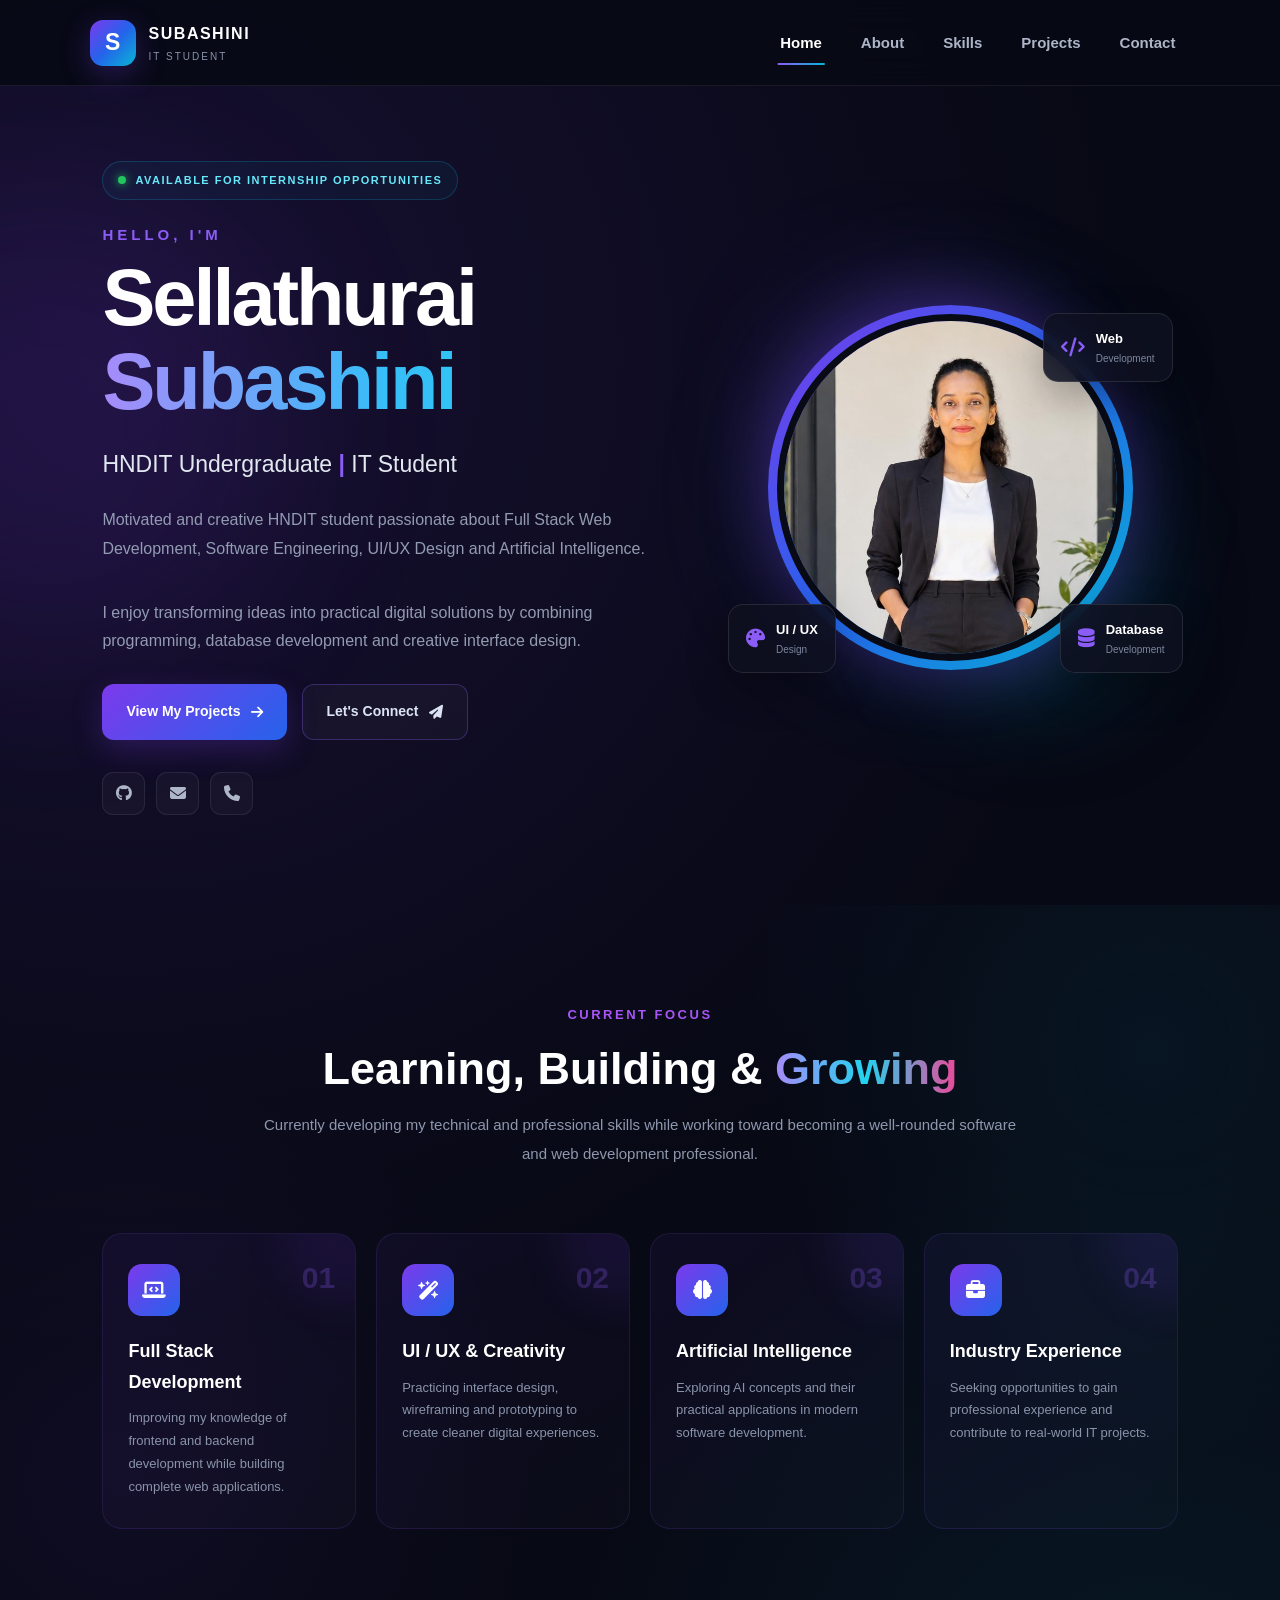
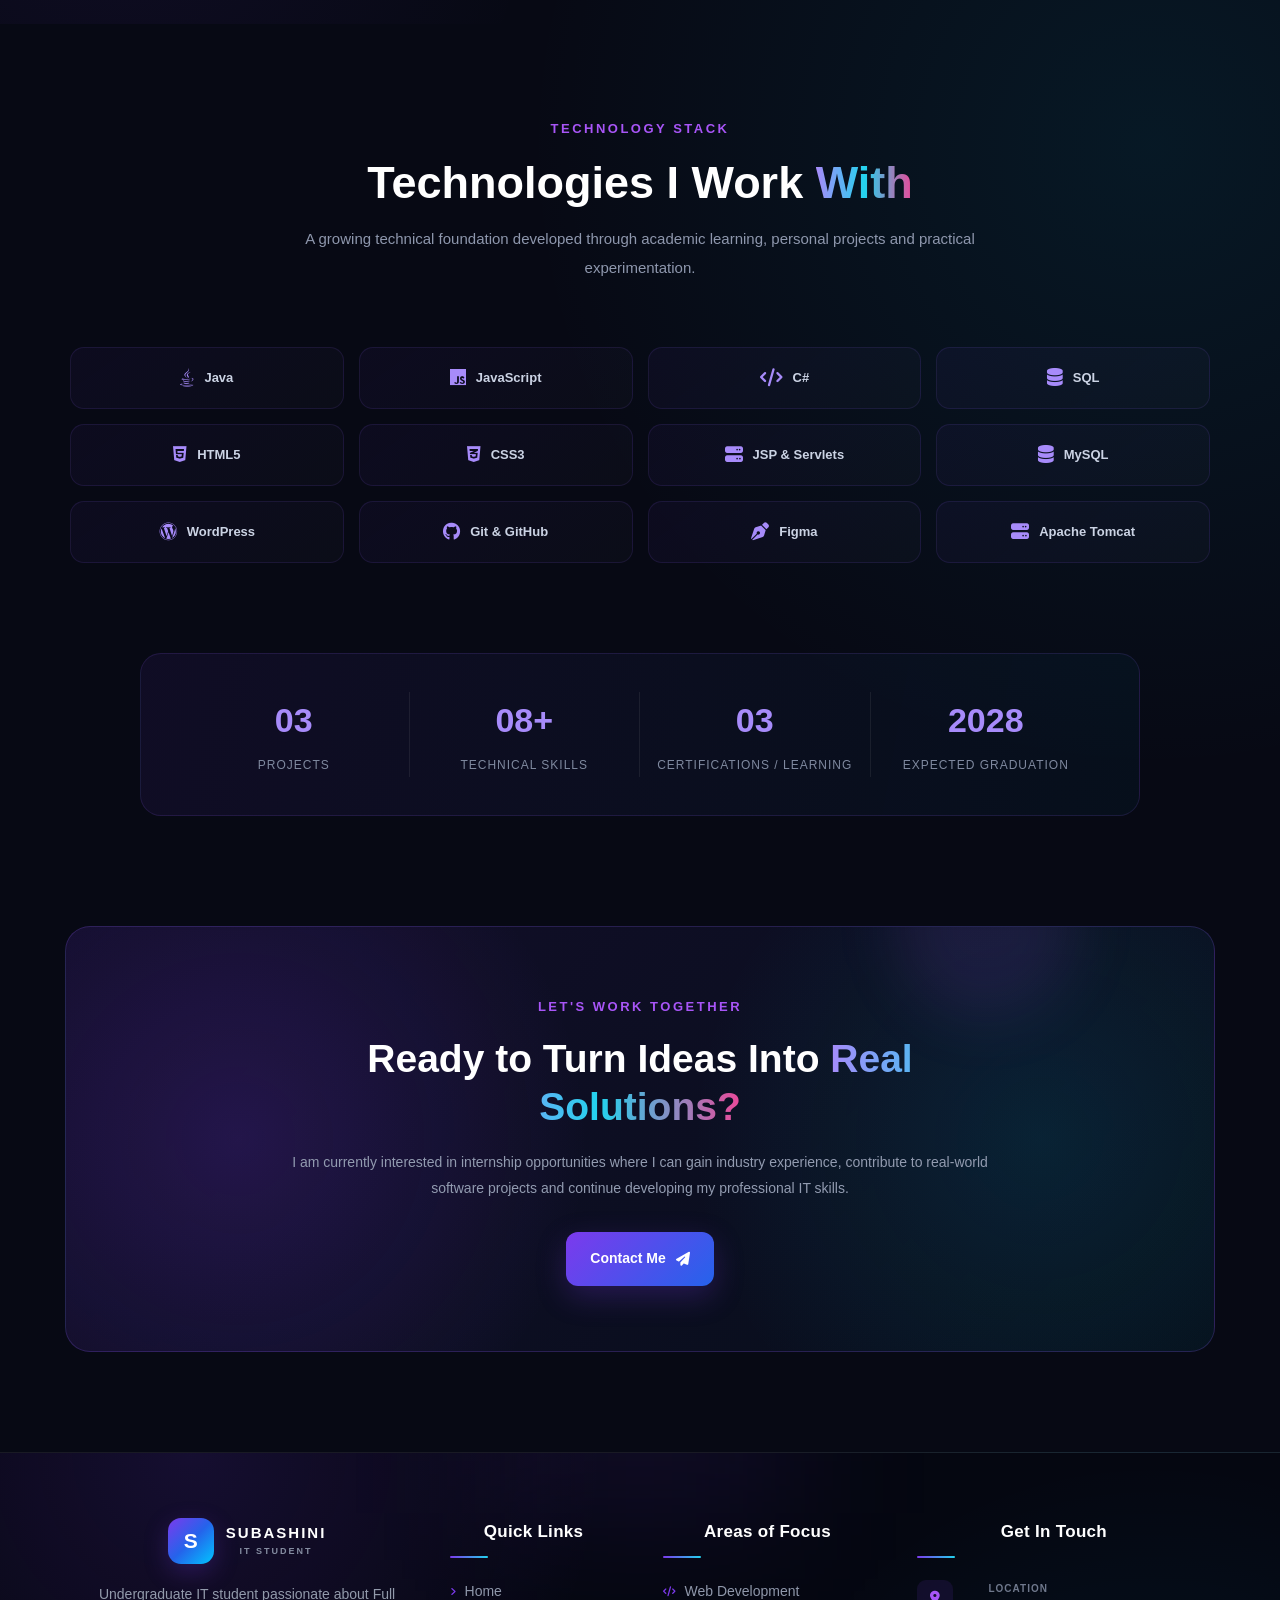
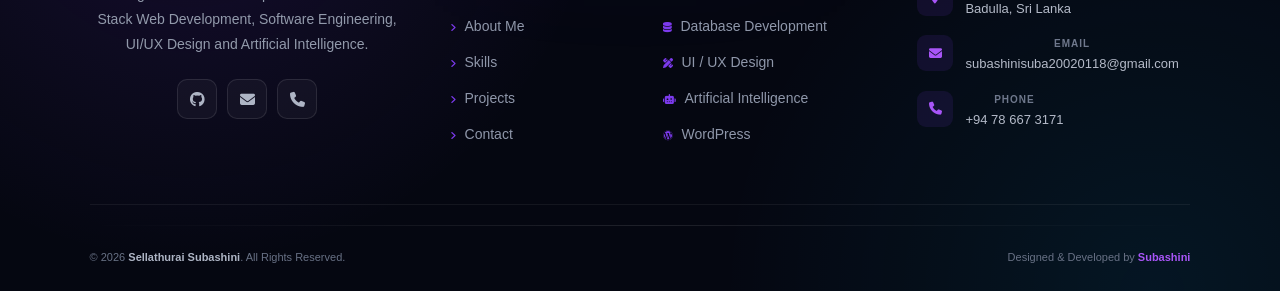
<file: index.html>
<!DOCTYPE html>
<html lang="en">

<head>

    <meta charset="UTF-8">
    <meta name="viewport" content="width=device-width, initial-scale=1.0">

    <title>Sellathurai Subashini | Portfolio</title>

    <!-- Font Awesome -->
    <link rel="stylesheet"
          href="https://cdnjs.cloudflare.com/ajax/libs/font-awesome/6.5.2/css/all.min.css">

    <!-- Main CSS -->
    <link rel="stylesheet" href="style.css">

</head>


<body>


<!-- =========================================================
     NAVBAR
========================================================= -->

<header class="site-header">

    <!-- LOGO -->

    <a href="index.html" class="logo">

        <span>S</span>

        <div>
            <strong>SUBASHINI</strong>
            <small>IT STUDENT</small>
        </div>

    </a>


    <!-- NAVIGATION -->

    <nav class="nav-menu">

        <a href="index.html" class="active">
            Home
        </a>

        <a href="about.html">
            About
        </a>

        <a href="skills.html">
            Skills
        </a>

        <a href="projects.html">
            Projects
        </a>

        <a href="contact.html">
            Contact
        </a>

    </nav>


 


    <!-- MOBILE MENU -->

    <button class="menu-button" id="menuButton">

        <i class="fa-solid fa-bars"></i>

    </button>

</header>



<!-- =========================================================
     MAIN CONTENT
========================================================= -->

<main>


<!-- =========================================================
     HERO SECTION
========================================================= -->

<section class="hero">


    <!-- HERO CONTENT -->

    <div class="hero-content">


        <!-- AVAILABILITY -->

        <div class="hero-badge">

            <span></span>

            AVAILABLE FOR INTERNSHIP OPPORTUNITIES

        </div>


        <!-- SMALL TITLE -->

        <p class="hero-small">

            HELLO, I'M

        </p>


        <!-- NAME -->

        <h1>

            Sellathurai
            <span>Subashini</span>

        </h1>


        <!-- ROLE -->

        <h2>

            HNDIT Undergraduate
            <b>|</b>
            IT Student

        </h2>


        <!-- DESCRIPTION -->

        <p class="hero-description">

            Motivated and creative HNDIT student passionate about
            Full Stack Web Development, Software Engineering,
            UI/UX Design and Artificial Intelligence.

        </p>


        <!-- ADDITIONAL INTRO -->

        <p class="hero-description">

            I enjoy transforming ideas into practical digital solutions
            by combining programming, database development and creative
            interface design.

        </p>


        <!-- HERO BUTTONS -->

        <div class="hero-buttons">


            <a href="projects.html"
               class="button primary-button">

                View My Projects

                <i class="fa-solid fa-arrow-right"></i>

            </a>


            <a href="contact.html"
               class="button outline-button">

                Let's Connect

                <i class="fa-solid fa-paper-plane"></i>

            </a>


        </div>


        <!-- SOCIAL LINKS -->

        <div class="social-links">


            <a href="https://github.com/Subashini0118"
               title="GitHub">

                <i class="fa-brands fa-github"></i>

            </a>


            <a href="mailto:subashinisuba20020118@gmail.com"
               title="Email">

                <i class="fa-solid fa-envelope"></i>

            </a>


            <a href="tel:+94786673171"
               title="Phone">

                <i class="fa-solid fa-phone"></i>

            </a>


        </div>


    </div>



    <!-- =====================================================
         HERO PHOTO
    ====================================================== -->

    <div class="hero-photo-area">


        <!-- GLOW EFFECTS -->

        <div class="glow glow-one"></div>

        <div class="glow glow-two"></div>


        <!-- PROFILE PHOTO -->

        <div class="photo-circle">

            <img src="Profile.jpeg"
                 alt="Sellathurai Subashini">

        </div>


        <!-- FLOATING CARD 1 -->

        <div class="floating-card card-one">

            <i class="fa-solid fa-code"></i>

            <div>

                <strong>Web</strong>

                <small>Development</small>

            </div>

        </div>


        <!-- FLOATING CARD 2 -->

        <div class="floating-card card-two">

            <i class="fa-solid fa-palette"></i>

            <div>

                <strong>UI / UX</strong>

                <small>Design</small>

            </div>

        </div>


        <!-- FLOATING CARD 3 -->

        <div class="floating-card card-three">

            <i class="fa-solid fa-database"></i>

            <div>

                <strong>Database</strong>

                <small>Development</small>

            </div>

        </div>


    </div>

</section>



<!-- =========================================================
     CURRENT FOCUS
========================================================= -->

<section class="focus-section">


    <div class="section-heading">


        <span class="section-label">

            CURRENT FOCUS

        </span>


        <h2>

            Learning, Building & <span>Growing</span>

        </h2>


        <p>

            Currently developing my technical and professional
            skills while working toward becoming a well-rounded
            software and web development professional.

        </p>

    </div>



    <div class="focus-grid">


        <!-- FOCUS 1 -->

        <div class="focus-card">

            <div class="focus-number">

                01

            </div>


            <i class="fa-solid fa-laptop-code"></i>


            <h3>

                Full Stack Development

            </h3>


            <p>

                Improving my knowledge of frontend and backend
                development while building complete web applications.

            </p>

        </div>



        <!-- FOCUS 2 -->

        <div class="focus-card">

            <div class="focus-number">

                02

            </div>


            <i class="fa-solid fa-wand-magic-sparkles"></i>


            <h3>

                UI / UX & Creativity

            </h3>


            <p>

                Practicing interface design, wireframing and
                prototyping to create cleaner digital experiences.

            </p>

        </div>



        <!-- FOCUS 3 -->

        <div class="focus-card">

            <div class="focus-number">

                03

            </div>


            <i class="fa-solid fa-brain"></i>


            <h3>

                Artificial Intelligence

            </h3>


            <p>

                Exploring AI concepts and their practical
                applications in modern software development.

            </p>

        </div>



        <!-- FOCUS 4 -->

        <div class="focus-card">

            <div class="focus-number">

                04

            </div>


            <i class="fa-solid fa-briefcase"></i>


            <h3>

                Industry Experience

            </h3>


            <p>

                Seeking opportunities to gain professional
                experience and contribute to real-world IT projects.

            </p>

        </div>


    </div>

</section>



<!-- =========================================================
     TECHNOLOGY HIGHLIGHTS
========================================================= -->

<section class="technology-section">


    <div class="section-heading">


        <span class="section-label">

            TECHNOLOGY STACK

        </span>


        <h2>

            Technologies I Work <span>With</span>

        </h2>


        <p>

            A growing technical foundation developed through
            academic learning, personal projects and practical
            experimentation.

        </p>

    </div>



    <div class="technology-grid">


        <div class="technology-item">

            <i class="fa-brands fa-java"></i>

            <span>Java</span>

        </div>


        <div class="technology-item">

            <i class="fa-brands fa-js"></i>

            <span>JavaScript</span>

        </div>


        <div class="technology-item">

            <i class="fa-solid fa-code"></i>

            <span>C#</span>

        </div>


        <div class="technology-item">

            <i class="fa-solid fa-database"></i>

            <span>SQL</span>

        </div>


        <div class="technology-item">

            <i class="fa-brands fa-html5"></i>

            <span>HTML5</span>

        </div>


        <div class="technology-item">

            <i class="fa-brands fa-css3-alt"></i>

            <span>CSS3</span>

        </div>


        <div class="technology-item">

            <i class="fa-solid fa-server"></i>

            <span>JSP & Servlets</span>

        </div>


        <div class="technology-item">

            <i class="fa-solid fa-database"></i>

            <span>MySQL</span>

        </div>


        <div class="technology-item">

            <i class="fa-brands fa-wordpress"></i>

            <span>WordPress</span>

        </div>


        <div class="technology-item">

            <i class="fa-brands fa-github"></i>

            <span>Git & GitHub</span>

        </div>


        <div class="technology-item">

            <i class="fa-solid fa-pen-nib"></i>

            <span>Figma</span>

        </div>


        <div class="technology-item">

            <i class="fa-solid fa-server"></i>

            <span>Apache Tomcat</span>

        </div>


    </div>

</section>

<!-- =========================================================
     STATS
========================================================= -->

<section class="stats-section">


    <div class="stat-item">


        <strong>

            03

        </strong>


        <span>

            Projects

        </span>

    </div>



    <div class="stat-item">


        <strong>

            08+

        </strong>


        <span>

            Technical Skills

        </span>

    </div>



    <div class="stat-item">


        <strong>

            03

        </strong>


        <span>

            Certifications / Learning

        </span>

    </div>



    <div class="stat-item">


        <strong>

            2028

        </strong>


        <span>

            Expected Graduation

        </span>

    </div>


</section>



<!-- =========================================================
     INTERNSHIP CTA
========================================================= -->

<section class="home-cta-section">


    <div class="home-cta-content">


        <span class="section-label">

            LET'S WORK TOGETHER

        </span>


        <h2>

            Ready to Turn Ideas Into

            <span>Real Solutions?</span>

        </h2>


        <p>

            I am currently interested in internship opportunities
            where I can gain industry experience, contribute to
            real-world software projects and continue developing
            my professional IT skills.

        </p>


        <div class="cta-buttons">


            <a href="contact.html"
               class="button primary-button">

                Contact Me

                <i class="fa-solid fa-paper-plane"></i>

            </a>


        </div>


    </div>


</section>


</main>



<!-- =========================================================
     FOOTER
========================================================= -->

<footer class="site-footer">


    <div class="footer-container">


        <!-- =================================================
             FOOTER ABOUT
        ================================================== -->

        <div class="footer-column footer-about">


            <a href="index.html"
               class="footer-logo">


                <span>S</span>


                <div>

                    <strong>
                        SUBASHINI
                    </strong>

                    <small>
                        IT STUDENT
                    </small>

                </div>


            </a>


            <p>

                Undergraduate IT student passionate about
                Full Stack Web Development, Software Engineering,
                UI/UX Design and Artificial Intelligence.

            </p>


            <div class="footer-socials">


                <a href="https://github.com/Subashini0118"
                   title="GitHub">

                    <i class="fa-brands fa-github"></i>

                </a>


                <a href="mailto:subashinisuba20020118@gmail.com"
                   title="Email">

                    <i class="fa-solid fa-envelope"></i>

                </a>


                <a href="tel:+94786673171"
                   title="Phone">

                    <i class="fa-solid fa-phone"></i>

                </a>


            </div>


        </div>



        <!-- =================================================
             QUICK LINKS
        ================================================== -->

        <div class="footer-column">


            <h3>

                Quick Links

            </h3>


            <ul>


                <li>

                    <a href="index.html">

                        <i class="fa-solid fa-angle-right"></i>

                        Home

                    </a>

                </li>


                <li>

                    <a href="about.html">

                        <i class="fa-solid fa-angle-right"></i>

                        About Me

                    </a>

                </li>


                <li>

                    <a href="skills.html">

                        <i class="fa-solid fa-angle-right"></i>

                        Skills

                    </a>

                </li>


                <li>

                    <a href="projects.html">

                        <i class="fa-solid fa-angle-right"></i>

                        Projects

                    </a>

                </li>


                <li>

                    <a href="contact.html">

                        <i class="fa-solid fa-angle-right"></i>

                        Contact

                    </a>

                </li>


            </ul>


        </div>



        <!-- =================================================
             EXPERTISE
        ================================================== -->

        <div class="footer-column">


            <h3>

                Areas of Focus

            </h3>


            <ul>


                <li>

                    <a href="skills.html">

                        <i class="fa-solid fa-code"></i>

                        Web Development

                    </a>

                </li>


                <li>

                    <a href="skills.html">

                        <i class="fa-solid fa-database"></i>

                        Database Development

                    </a>

                </li>


                <li>

                    <a href="skills.html">

                        <i class="fa-solid fa-pen-ruler"></i>

                        UI / UX Design

                    </a>

                </li>


                <li>

                    <a href="skills.html">

                        <i class="fa-solid fa-robot"></i>

                        Artificial Intelligence

                    </a>

                </li>


                <li>

                    <a href="skills.html">

                        <i class="fa-brands fa-wordpress"></i>

                        WordPress

                    </a>

                </li>


            </ul>


        </div>



        <!-- =================================================
             CONTACT DETAILS
        ================================================== -->

        <div class="footer-column footer-contact">


            <h3>

                Get In Touch

            </h3>


            <div class="footer-contact-item">


                <i class="fa-solid fa-location-dot"></i>


                <div>

                    <span>

                        Location

                    </span>

                    <p>

                        Badulla, Sri Lanka

                    </p>

                </div>


            </div>



            <div class="footer-contact-item">


                <i class="fa-solid fa-envelope"></i>


                <div>

                    <span>

                        Email

                    </span>

                    <p>

                        subashinisuba20020118@gmail.com

                    </p>

                </div>


            </div>



            <div class="footer-contact-item">


                <i class="fa-solid fa-phone"></i>


                <div>

                    <span>

                        Phone

                    </span>

                    <p>

                        +94 78 667 3171

                    </p>

                </div>


            </div>


        </div>


    </div>



    <!-- =================================================
         FOOTER BOTTOM
    ================================================== -->

    <div class="footer-bottom">


        <div class="footer-line"></div>


        <div class="footer-bottom-content">


            <p>

                © 2026
                <strong>Sellathurai Subashini</strong>.
                All Rights Reserved.

            </p>


            <p>

                Designed & Developed by

                <span>

                    Subashini

                </span>

            </p>


        </div>


    </div>


</footer>



<!-- =========================================================
     JAVASCRIPT
========================================================= -->

<script src="script.js"></script>


</body>

</html>
</file>
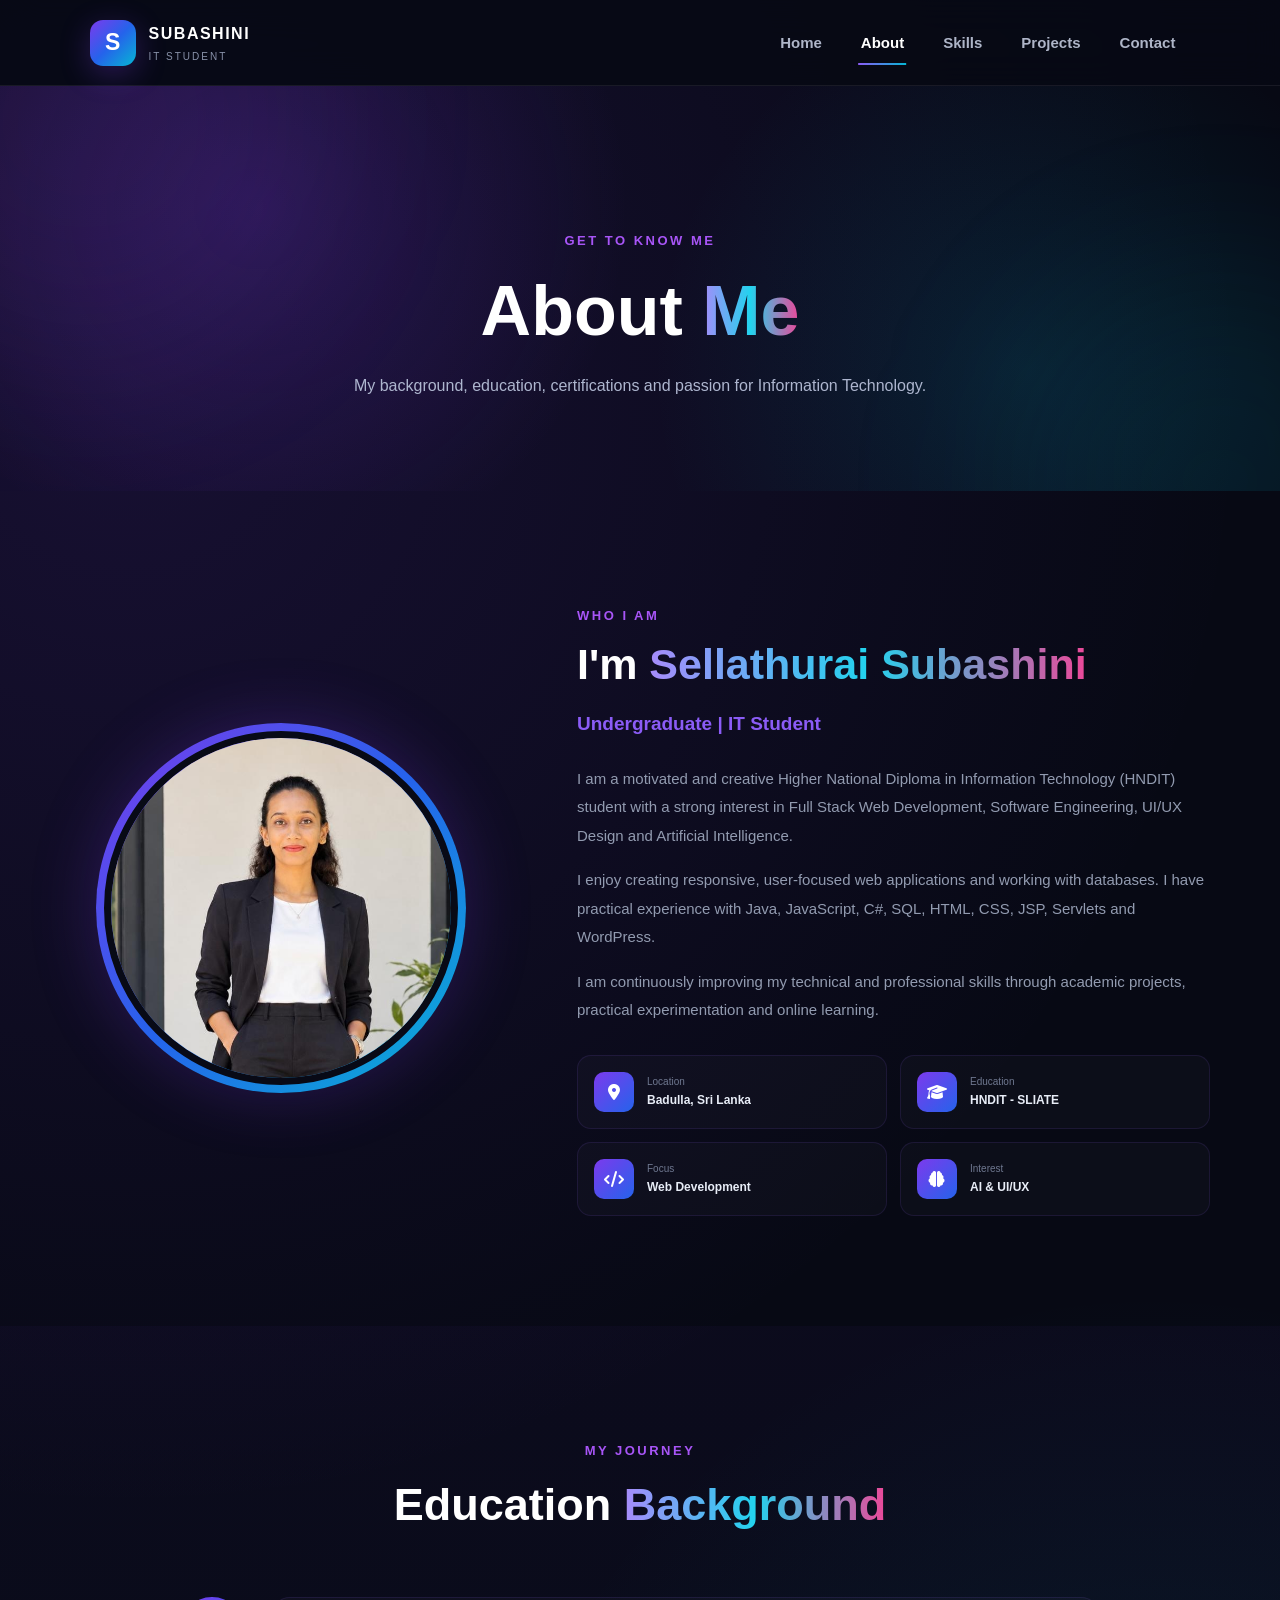
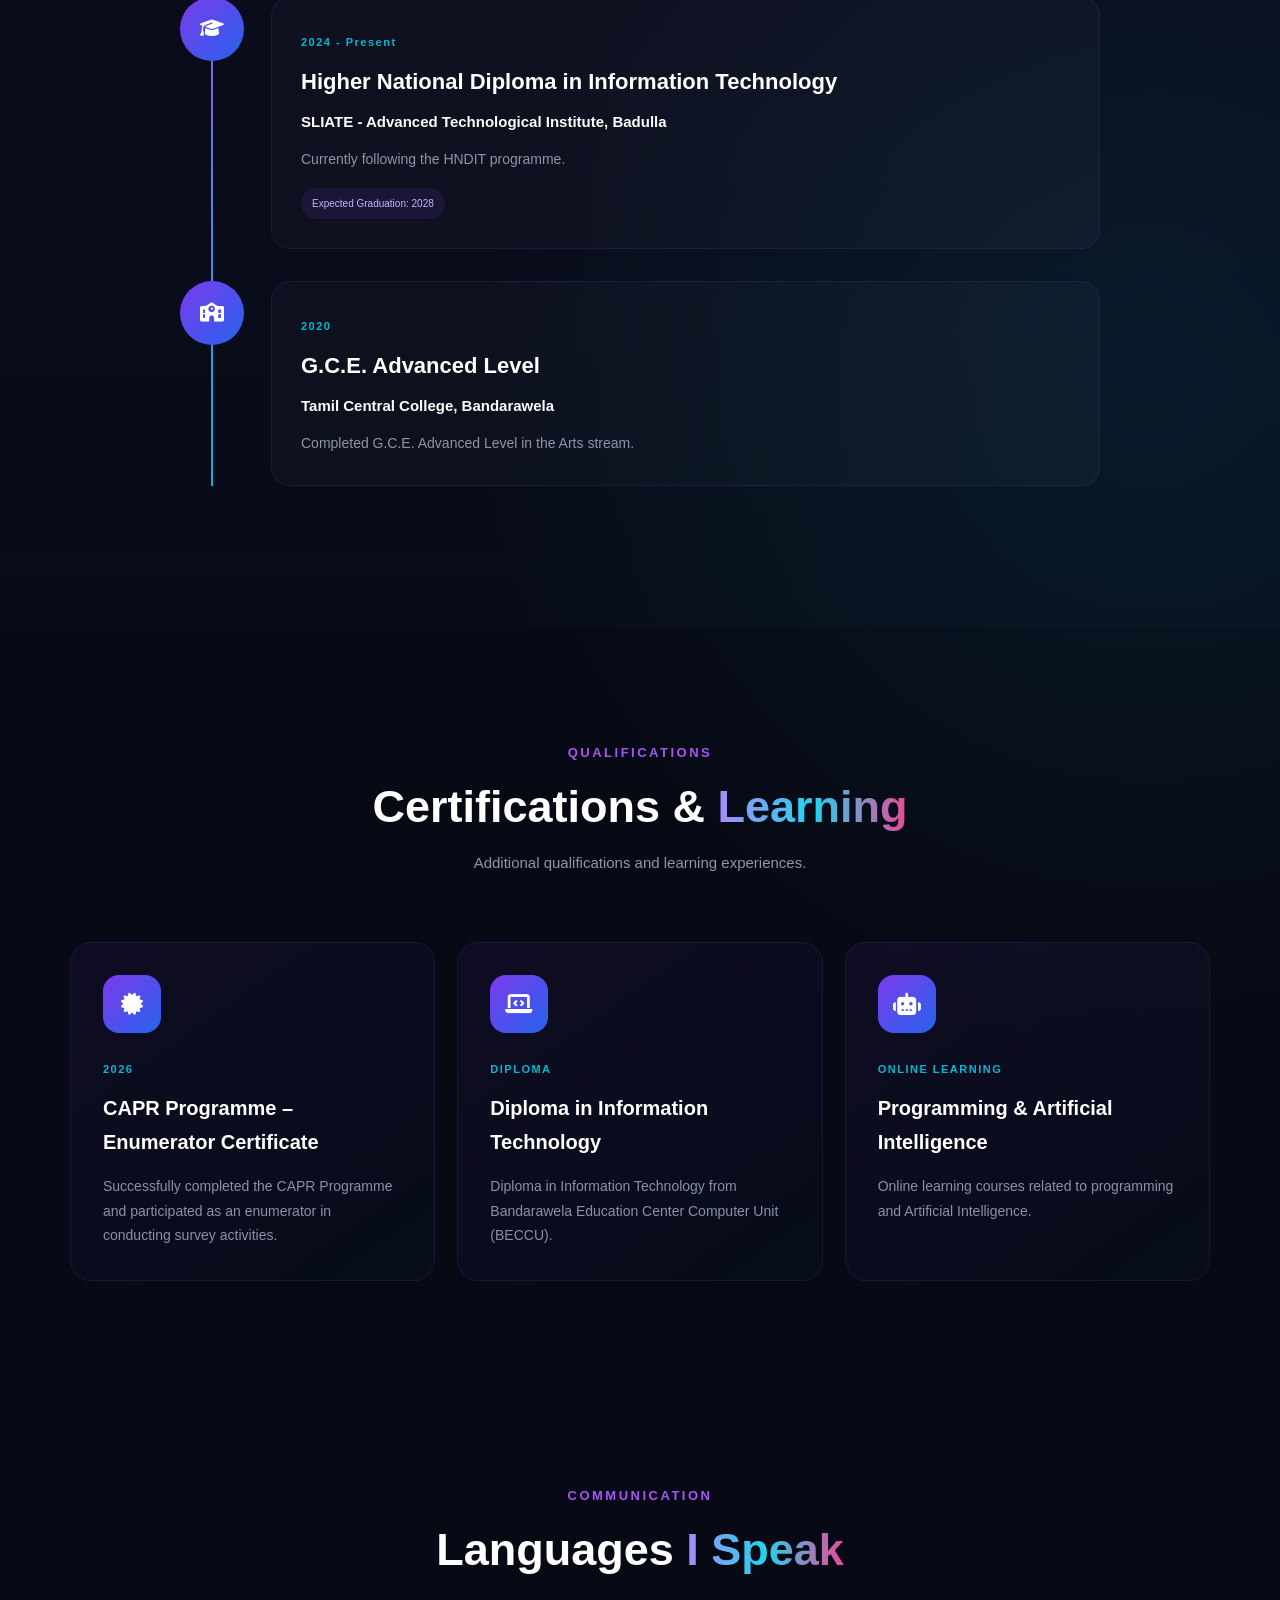
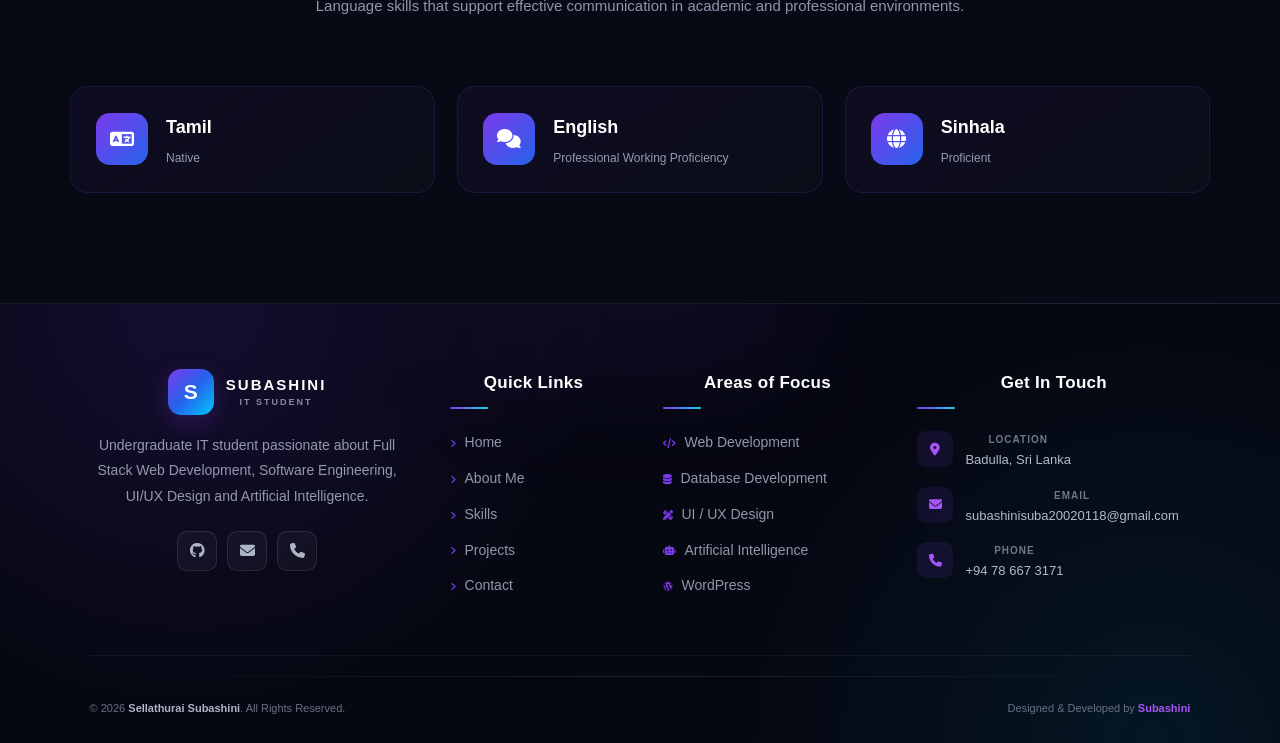
<file: about.html>
<!DOCTYPE html>
<html lang="en">

<head>

    <meta charset="UTF-8">
    <meta name="viewport" content="width=device-width, initial-scale=1.0">

    <title>About | Sellathurai Subashini</title>

    <link rel="stylesheet"
          href="https://cdnjs.cloudflare.com/ajax/libs/font-awesome/6.5.2/css/all.min.css">

    <link rel="stylesheet" href="style.css">

</head>

<body>


<header class="site-header">

    <a href="index.html" class="logo">

        <span>S</span>

        <div>
            <strong>SUBASHINI</strong>
            <small>IT STUDENT</small>
        </div>

    </a>


    <nav class="nav-menu">

        <a href="index.html">Home</a>
        <a href="about.html" class="active">About</a>
        <a href="skills.html">Skills</a>
        <a href="projects.html">Projects</a>
        <a href="contact.html">Contact</a>

    </nav>


    <button class="menu-button" id="menuButton">
        <i class="fa-solid fa-bars"></i>
    </button>

</header>


<!-- PAGE HERO -->

<section class="page-hero">

    <div>

        <span class="section-label">
            GET TO KNOW ME
        </span>

        <h1>
            About <span>Me</span>
        </h1>

        <p>
            My background, education, certifications and
            passion for Information Technology.
        </p>

    </div>

</section>


<!-- ABOUT -->

<section class="about-section">

    <div class="about-grid">

        <div class="about-photo-box">

            <div class="photo-ring">

                <img src="Profile.jpeg"
                     alt="Sellathurai Subashini">

            </div>

        </div>


        <div class="about-content">

            <span class="section-label">
                WHO I AM
            </span>

            <h2>
                I'm <span>Sellathurai Subashini</span>
            </h2>

            <h3>
                Undergraduate | IT Student
            </h3>

            <p>
                I am a motivated and creative Higher National Diploma
                in Information Technology (HNDIT) student with a strong
                interest in Full Stack Web Development, Software
                Engineering, UI/UX Design and Artificial Intelligence.
            </p>

            <p>
                I enjoy creating responsive, user-focused web applications
                and working with databases. I have practical experience
                with Java, JavaScript, C#, SQL, HTML, CSS, JSP, Servlets
                and WordPress.
            </p>

            <p>
                I am continuously improving my technical and professional
                skills through academic projects, practical experimentation
                and online learning.
            </p>


            <div class="about-info">

                <div>
                    <i class="fa-solid fa-location-dot"></i>

                    <div>
                        <small>Location</small>
                        <strong>Badulla, Sri Lanka</strong>
                    </div>
                </div>

                <div>
                    <i class="fa-solid fa-graduation-cap"></i>

                    <div>
                        <small>Education</small>
                        <strong>HNDIT - SLIATE</strong>
                    </div>
                </div>

                <div>
                    <i class="fa-solid fa-code"></i>

                    <div>
                        <small>Focus</small>
                        <strong>Web Development</strong>
                    </div>
                </div>

                <div>
                    <i class="fa-solid fa-brain"></i>

                    <div>
                        <small>Interest</small>
                        <strong>AI & UI/UX</strong>
                    </div>
                </div>

            </div>

        </div>

    </div>

</section>


<!-- EDUCATION -->

<section class="dark-section">

    <div class="section-heading">

        <span class="section-label">
            MY JOURNEY
        </span>

        <h2>
            Education <span>Background</span>
        </h2>

    </div>


    <div class="timeline">

        <div class="timeline-item">

            <div class="timeline-icon">
                <i class="fa-solid fa-graduation-cap"></i>
            </div>

            <div class="timeline-card">

                <span class="timeline-date">
                    2024 - Present
                </span>

                <h3>
                    Higher National Diploma in Information Technology
                </h3>

                <h4>
                    SLIATE - Advanced Technological Institute, Badulla
                </h4>

                <p>
                    Currently following the HNDIT programme.
                </p>

                <span class="education-status">
                    Expected Graduation: 2028
                </span>

            </div>

        </div>


        <div class="timeline-item">

            <div class="timeline-icon">
                <i class="fa-solid fa-school"></i>
            </div>

            <div class="timeline-card">

                <span class="timeline-date">
                    2020
                </span>

                <h3>
                    G.C.E. Advanced Level
                </h3>

                <h4>
                    Tamil Central College, Bandarawela
                </h4>

                <p>
                    Completed G.C.E. Advanced Level in the Arts stream.
                </p>

            </div>

        </div>

    </div>

</section>


<!-- CERTIFICATIONS -->

<section class="certifications-section">

    <div class="section-heading">

        <span class="section-label">
            QUALIFICATIONS
        </span>

        <h2>
            Certifications & <span>Learning</span>
        </h2>

        <p>
            Additional qualifications and learning experiences.
        </p>

    </div>


    <div class="certification-grid">

        <div class="certification-card">

            <div class="cert-icon">
                <i class="fa-solid fa-certificate"></i>
            </div>

            <span class="cert-year">
                2026
            </span>

            <h3>
                CAPR Programme –
                Enumerator Certificate
            </h3>

            <p>
                Successfully completed the CAPR Programme and
                participated as an enumerator in conducting
                survey activities.
            </p>

        </div>


        <div class="certification-card">

            <div class="cert-icon">
                <i class="fa-solid fa-laptop-code"></i>
            </div>

            <span class="cert-year">
                DIPLOMA
            </span>

            <h3>
                Diploma in Information Technology
            </h3>

            <p>
                Diploma in Information Technology from Bandarawela
                Education Center Computer Unit (BECCU).
            </p>

        </div>


        <div class="certification-card">

            <div class="cert-icon">
                <i class="fa-solid fa-robot"></i>
            </div>

            <span class="cert-year">
                ONLINE LEARNING
            </span>

            <h3>
                Programming & Artificial Intelligence
            </h3>

            <p>
                Online learning courses related to programming
                and Artificial Intelligence.
            </p>

        </div>

    </div>

</section>

<!-- LANGUAGES -->

<section class="languages-section">

    <div class="section-heading">

        <span class="section-label">
            COMMUNICATION
        </span>

        <h2>
            Languages <span>I Speak</span>
        </h2>

        <p>
            Language skills that support effective communication
            in academic and professional environments.
        </p>

    </div>


    <div class="language-grid">


        <!-- TAMIL -->

        <div class="language-card">

            <div class="language-icon">
                <i class="fa-solid fa-language"></i>
            </div>

            <div class="language-content">

                <h3>
                    Tamil
                </h3>

                <span>
                    Native
                </span>

            </div>

        </div>


        <!-- ENGLISH -->

        <div class="language-card">

            <div class="language-icon">
                <i class="fa-solid fa-comments"></i>
            </div>

            <div class="language-content">

                <h3>
                    English
                </h3>

                <span>
                    Professional Working Proficiency
                </span>

            </div>

        </div>


        <!-- SINHALA -->

        <div class="language-card">

            <div class="language-icon">
                <i class="fa-solid fa-globe"></i>
            </div>

            <div class="language-content">

                <h3>
                    Sinhala
                </h3>

                <span>
                    Proficient
                </span>

            </div>

        </div>


    </div>

</section>


<!-- =========================================================
     FOOTER
========================================================= -->

<footer class="site-footer">


    <div class="footer-container">


        <!-- =================================================
             FOOTER ABOUT
        ================================================== -->

        <div class="footer-column footer-about">


            <a href="index.html"
               class="footer-logo">


                <span>S</span>


                <div>

                    <strong>
                        SUBASHINI
                    </strong>

                    <small>
                        IT STUDENT
                    </small>

                </div>


            </a>


            <p>

                Undergraduate IT student passionate about
                Full Stack Web Development, Software Engineering,
                UI/UX Design and Artificial Intelligence.

            </p>


            <div class="footer-socials">


                <a href="https://github.com/Subashini0118"
                   title="GitHub">

                    <i class="fa-brands fa-github"></i>

                </a>


                <a href="mailto:subashinisuba20020118@gmail.com"
                   title="Email">

                    <i class="fa-solid fa-envelope"></i>

                </a>


                <a href="tel:+94786673171"
                   title="Phone">

                    <i class="fa-solid fa-phone"></i>

                </a>


            </div>


        </div>



        <!-- =================================================
             QUICK LINKS
        ================================================== -->

        <div class="footer-column">


            <h3>

                Quick Links

            </h3>


            <ul>


                <li>

                    <a href="index.html">

                        <i class="fa-solid fa-angle-right"></i>

                        Home

                    </a>

                </li>


                <li>

                    <a href="about.html">

                        <i class="fa-solid fa-angle-right"></i>

                        About Me

                    </a>

                </li>


                <li>

                    <a href="skills.html">

                        <i class="fa-solid fa-angle-right"></i>

                        Skills

                    </a>

                </li>


                <li>

                    <a href="projects.html">

                        <i class="fa-solid fa-angle-right"></i>

                        Projects

                    </a>

                </li>


                <li>

                    <a href="contact.html">

                        <i class="fa-solid fa-angle-right"></i>

                        Contact

                    </a>

                </li>


            </ul>


        </div>



        <!-- =================================================
             EXPERTISE
        ================================================== -->

        <div class="footer-column">


            <h3>

                Areas of Focus

            </h3>


            <ul>


                <li>

                    <a href="skills.html">

                        <i class="fa-solid fa-code"></i>

                        Web Development

                    </a>

                </li>


                <li>

                    <a href="skills.html">

                        <i class="fa-solid fa-database"></i>

                        Database Development

                    </a>

                </li>


                <li>

                    <a href="skills.html">

                        <i class="fa-solid fa-pen-ruler"></i>

                        UI / UX Design

                    </a>

                </li>


                <li>

                    <a href="skills.html">

                        <i class="fa-solid fa-robot"></i>

                        Artificial Intelligence

                    </a>

                </li>


                <li>

                    <a href="skills.html">

                        <i class="fa-brands fa-wordpress"></i>

                        WordPress

                    </a>

                </li>


            </ul>


        </div>



        <!-- =================================================
             CONTACT DETAILS
        ================================================== -->

        <div class="footer-column footer-contact">


            <h3>

                Get In Touch

            </h3>


            <div class="footer-contact-item">


                <i class="fa-solid fa-location-dot"></i>


                <div>

                    <span>

                        Location

                    </span>

                    <p>

                        Badulla, Sri Lanka

                    </p>

                </div>


            </div>



            <div class="footer-contact-item">


                <i class="fa-solid fa-envelope"></i>


                <div>

                    <span>

                        Email

                    </span>

                    <p>

                        subashinisuba20020118@gmail.com

                    </p>

                </div>


            </div>



            <div class="footer-contact-item">


                <i class="fa-solid fa-phone"></i>


                <div>

                    <span>

                        Phone

                    </span>

                    <p>

                        +94 78 667 3171

                    </p>

                </div>


            </div>

        </div>


    </div>



    <!-- =================================================
         FOOTER BOTTOM
    ================================================== -->

    <div class="footer-bottom">


        <div class="footer-line"></div>


        <div class="footer-bottom-content">


            <p>

                © 2026
                <strong>Sellathurai Subashini</strong>.
                All Rights Reserved.

            </p>


            <p>

                Designed & Developed by

                <span>

                    Subashini

                </span>

            </p>


        </div>


    </div>


</footer>


<script src="script.js"></script>

</body>
</html>
</file>
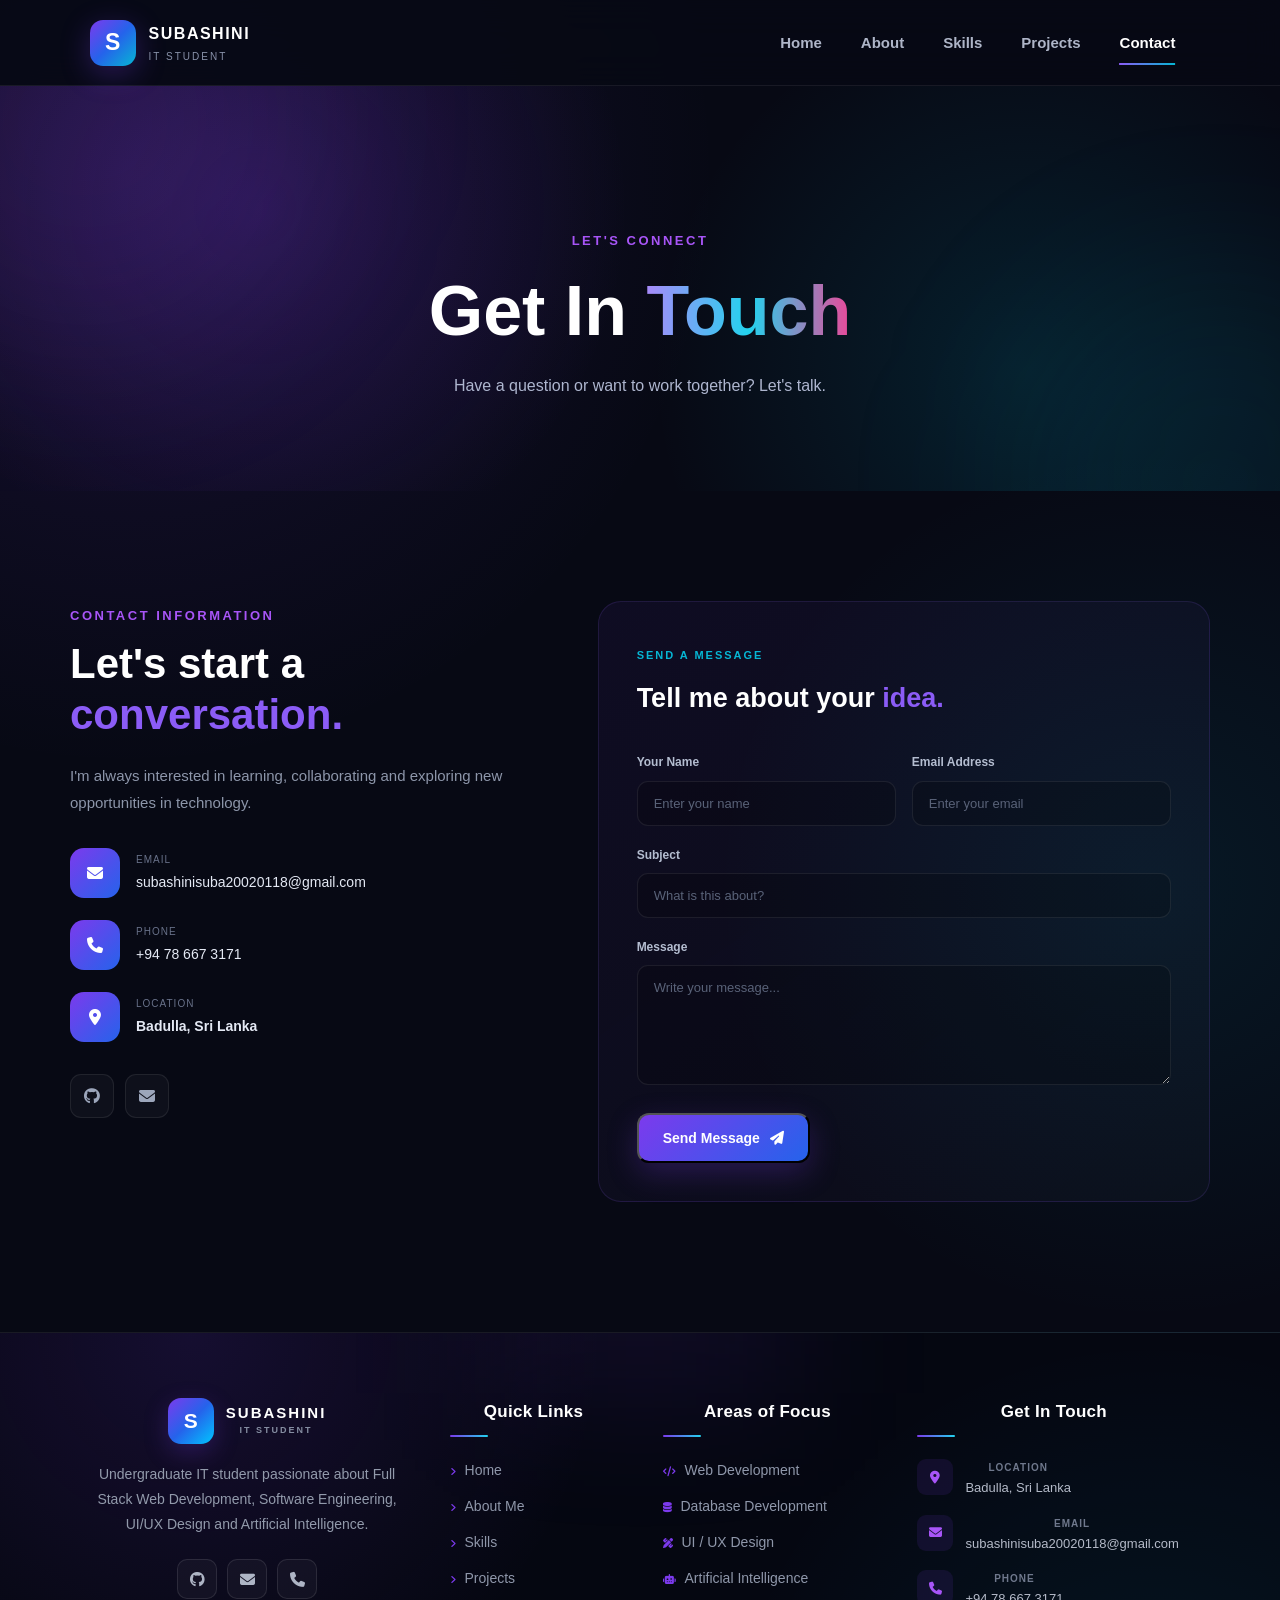
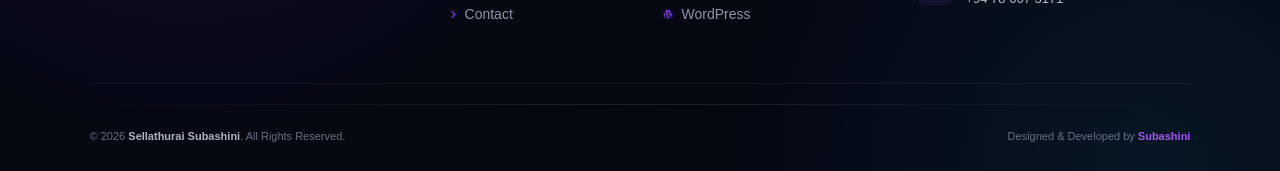
<file: contact.html>
<!DOCTYPE html>
<html lang="en">

<head>

    <meta charset="UTF-8">
    <meta name="viewport" content="width=device-width, initial-scale=1.0">

    <title>Contact | Sellathurai Subashini</title>

    <link rel="stylesheet"
          href="https://cdnjs.cloudflare.com/ajax/libs/font-awesome/6.5.2/css/all.min.css">

    <link rel="stylesheet" href="style.css">

</head>

<body>


<header class="site-header">

    <a href="index.html" class="logo">

        <span>S</span>

        <div>
            <strong>SUBASHINI</strong>
            <small>IT STUDENT</small>
        </div>

    </a>


    <nav class="nav-menu">

        <a href="index.html">Home</a>
        <a href="about.html">About</a>
        <a href="skills.html">Skills</a>
        <a href="projects.html">Projects</a>
        <a href="contact.html" class="active">Contact</a>

    </nav>


    <button class="menu-button" id="menuButton">
        <i class="fa-solid fa-bars"></i>
    </button>

</header>


<section class="page-hero">

    <div>

        <span class="section-label">
            LET'S CONNECT
        </span>

        <h1>
            Get In <span>Touch</span>
        </h1>

        <p>
            Have a question or want to work together?
            Let's talk.
        </p>

    </div>

</section>


<section class="contact-section">


    <!-- CONTACT INFORMATION -->

    <div class="contact-info">

        <span class="section-label">
            CONTACT INFORMATION
        </span>

        <h2>
            Let's start a
            <span>conversation.</span>
        </h2>

        <p>
            I'm always interested in learning, collaborating
            and exploring new opportunities in technology.
        </p>


        <div class="contact-item">

            <div class="contact-icon">
                <i class="fa-solid fa-envelope"></i>
            </div>

            <div>

                <small>Email</small>

                <a href="mailto:subashinisuba20020118@gmail.com">
                    subashinisuba20020118@gmail.com
                </a>

            </div>

        </div>


        <div class="contact-item">

            <div class="contact-icon">
                <i class="fa-solid fa-phone"></i>
            </div>

            <div>

                <small>Phone</small>

                <a href="tel:+94786673171">
                    +94 78 667 3171
                </a>

            </div>

        </div>


        <div class="contact-item">

            <div class="contact-icon">
                <i class="fa-solid fa-location-dot"></i>
            </div>

            <div>

                <small>Location</small>

                <strong>
                    Badulla, Sri Lanka
                </strong>

            </div>

        </div>


        <div class="contact-social">

            <a href="https://github.com/Subashini0118" title="GitHub">
                <i class="fa-brands fa-github"></i>
            </a>

            <a href="mailto:subashinisuba20020118@gmail.com">
                <i class="fa-solid fa-envelope"></i>
            </a>

        </div>

    </div>


    <!-- FORM -->

    <div class="contact-form-box">

        <div class="form-heading">

            <span>
                SEND A MESSAGE
            </span>

            <h2>
                Tell me about your
                <strong>idea.</strong>
            </h2>

        </div>


        <form action="mailto:subashinisuba20020118@gmail.com"
              method="post"
              enctype="text/plain">


            <div class="form-row">

                <div class="form-group">

                    <label>Your Name</label>

                    <input type="text"
                           name="Name"
                           placeholder="Enter your name"
                           required>

                </div>


                <div class="form-group">

                    <label>Email Address</label>

                    <input type="email"
                           name="Email"
                           placeholder="Enter your email"
                           required>

                </div>

            </div>


            <div class="form-group">

                <label>Subject</label>

                <input type="text"
                       name="Subject"
                       placeholder="What is this about?"
                       required>

            </div>


            <div class="form-group">

                <label>Message</label>

                <textarea name="Message"
                          rows="6"
                          placeholder="Write your message..."
                          required></textarea>

            </div>


            <button type="submit"
                    class="button primary-button">

                Send Message
                <i class="fa-solid fa-paper-plane"></i>

            </button>

        </form>

    </div>

</section>


<!-- =========================================================
     FOOTER
========================================================= -->

<footer class="site-footer">


    <div class="footer-container">


        <!-- =================================================
             FOOTER ABOUT
        ================================================== -->

        <div class="footer-column footer-about">


            <a href="index.html"
               class="footer-logo">


                <span>S</span>


                <div>

                    <strong>
                        SUBASHINI
                    </strong>

                    <small>
                        IT STUDENT
                    </small>

                </div>


            </a>


            <p>

                Undergraduate IT student passionate about
                Full Stack Web Development, Software Engineering,
                UI/UX Design and Artificial Intelligence.

            </p>


            <div class="footer-socials">


                <a href="https://github.com/Subashini0118"
                   title="GitHub">

                    <i class="fa-brands fa-github"></i>

                </a>


                <a href="mailto:subashinisuba20020118@gmail.com"
                   title="Email">

                    <i class="fa-solid fa-envelope"></i>

                </a>


                <a href="tel:+94786673171"
                   title="Phone">

                    <i class="fa-solid fa-phone"></i>

                </a>


            </div>


        </div>



        <!-- =================================================
             QUICK LINKS
        ================================================== -->

        <div class="footer-column">


            <h3>

                Quick Links

            </h3>


            <ul>


                <li>

                    <a href="index.html">

                        <i class="fa-solid fa-angle-right"></i>

                        Home

                    </a>

                </li>


                <li>

                    <a href="about.html">

                        <i class="fa-solid fa-angle-right"></i>

                        About Me

                    </a>

                </li>


                <li>

                    <a href="skills.html">

                        <i class="fa-solid fa-angle-right"></i>

                        Skills

                    </a>

                </li>


                <li>

                    <a href="projects.html">

                        <i class="fa-solid fa-angle-right"></i>

                        Projects

                    </a>

                </li>


                <li>

                    <a href="contact.html">

                        <i class="fa-solid fa-angle-right"></i>

                        Contact

                    </a>

                </li>


            </ul>


        </div>



        <!-- =================================================
             EXPERTISE
        ================================================== -->

        <div class="footer-column">


            <h3>

                Areas of Focus

            </h3>


            <ul>


                <li>

                    <a href="skills.html">

                        <i class="fa-solid fa-code"></i>

                        Web Development

                    </a>

                </li>


                <li>

                    <a href="skills.html">

                        <i class="fa-solid fa-database"></i>

                        Database Development

                    </a>

                </li>


                <li>

                    <a href="skills.html">

                        <i class="fa-solid fa-pen-ruler"></i>

                        UI / UX Design

                    </a>

                </li>


                <li>

                    <a href="skills.html">

                        <i class="fa-solid fa-robot"></i>

                        Artificial Intelligence

                    </a>

                </li>


                <li>

                    <a href="skills.html">

                        <i class="fa-brands fa-wordpress"></i>

                        WordPress

                    </a>

                </li>


            </ul>


        </div>



        <!-- =================================================
             CONTACT DETAILS
        ================================================== -->

        <div class="footer-column footer-contact">


            <h3>

                Get In Touch

            </h3>


            <div class="footer-contact-item">


                <i class="fa-solid fa-location-dot"></i>


                <div>

                    <span>

                        Location

                    </span>

                    <p>

                        Badulla, Sri Lanka

                    </p>

                </div>


            </div>



            <div class="footer-contact-item">


                <i class="fa-solid fa-envelope"></i>


                <div>

                    <span>

                        Email

                    </span>

                    <p>

                        subashinisuba20020118@gmail.com

                    </p>

                </div>


            </div>



            <div class="footer-contact-item">


                <i class="fa-solid fa-phone"></i>


                <div>

                    <span>

                        Phone

                    </span>

                    <p>

                        +94 78 667 3171

                    </p>

                </div>


            </div>


        </div>


    </div>



    <!-- =================================================
         FOOTER BOTTOM
    ================================================== -->

    <div class="footer-bottom">


        <div class="footer-line"></div>


        <div class="footer-bottom-content">


            <p>

                © 2026
                <strong>Sellathurai Subashini</strong>.
                All Rights Reserved.

            </p>


            <p>

                Designed & Developed by

                <span>

                    Subashini

                </span>

            </p>


        </div>


    </div>


</footer>

<script src="script.js"></script>

</body>
</html>
</file>
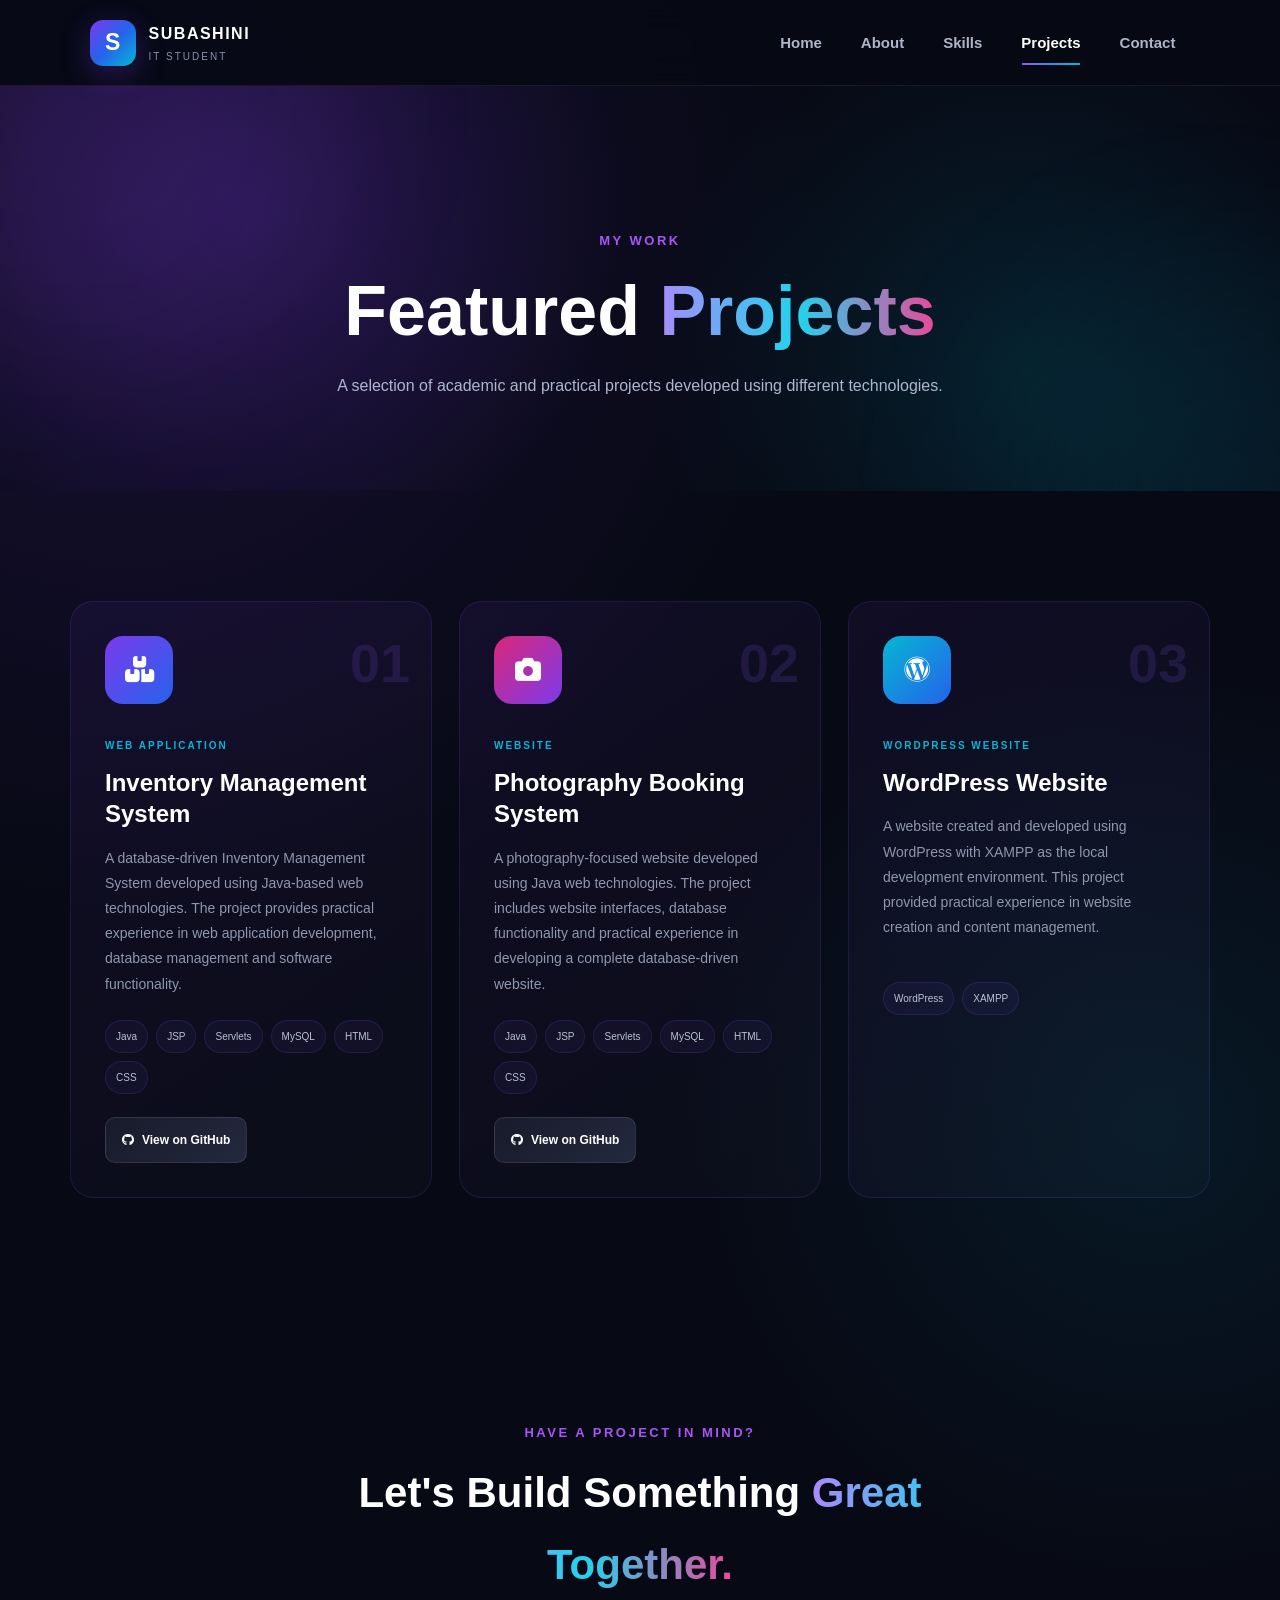
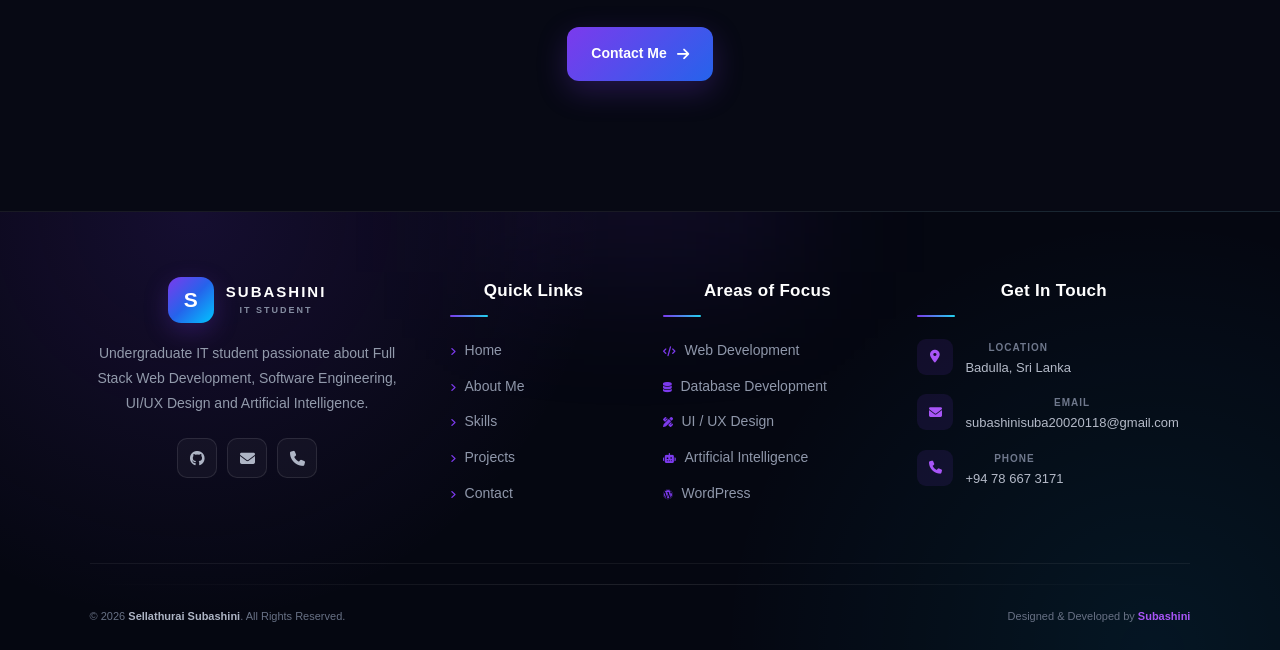
<file: projects.html>
<!DOCTYPE html>
<html lang="en">

<head>

    <meta charset="UTF-8">
    <meta name="viewport" content="width=device-width, initial-scale=1.0">

    <title>Projects | Sellathurai Subashini</title>

    <link rel="stylesheet"
          href="https://cdnjs.cloudflare.com/ajax/libs/font-awesome/6.5.2/css/all.min.css">

    <link rel="stylesheet" href="style.css">

</head>

<body>


<header class="site-header">

    <a href="index.html" class="logo">

        <span>S</span>

        <div>
            <strong>SUBASHINI</strong>
            <small>IT STUDENT</small>
        </div>

    </a>


    <nav class="nav-menu">

        <a href="index.html">Home</a>
        <a href="about.html">About</a>
        <a href="skills.html">Skills</a>
        <a href="projects.html" class="active">Projects</a>
        <a href="contact.html">Contact</a>

    </nav>



    <button class="menu-button" id="menuButton">
        <i class="fa-solid fa-bars"></i>
    </button>

</header>


<section class="page-hero">

    <div>

        <span class="section-label">
            MY WORK
        </span>

        <h1>
            Featured <span>Projects</span>
        </h1>

        <p>
            A selection of academic and practical projects
            developed using different technologies.
        </p>

    </div>

</section>


<section class="projects-section">


    <!-- PROJECT 01 -->

    <article class="project-card">

        <div class="project-number">
            01
        </div>

        <div class="project-icon">
            <i class="fa-solid fa-boxes-stacked"></i>
        </div>


        <div class="project-content">

            <span class="project-type">
                WEB APPLICATION
            </span>

            <h2>
                Inventory Management System
            </h2>

            <p>
                A database-driven Inventory Management System developed
                using Java-based web technologies. The project provides
                practical experience in web application development,
                database management and software functionality.
            </p>


            <div class="technology-list">

                <span>Java</span>
                <span>JSP</span>
                <span>Servlets</span>
                <span>MySQL</span>
                <span>HTML</span>
                <span>CSS</span>

            </div>


            <div class="project-buttons">

                <!-- CHANGE THIS TO YOUR REAL GITHUB LINK -->

                <a href="https://github.com/Subashini0118/inventory_system"
                   target="_blank"
                   class="github-button">

                    <i class="fa-brands fa-github"></i>
                    View on GitHub

                </a>

            </div>

        </div>

    </article>


    <!-- PROJECT 02 -->

    <article class="project-card">

        <div class="project-number">
            02
        </div>

        <div class="project-icon photography-icon">
            <i class="fa-solid fa-camera"></i>
        </div>


        <div class="project-content">

            <span class="project-type">
                WEBSITE
            </span>

            <h2>
                Photography Booking System 
            </h2>

            <p>
                A photography-focused website developed using Java
                web technologies. The project includes website
                interfaces, database functionality and practical
                experience in developing a complete database-driven
                website.
            </p>


            <div class="technology-list">

                <span>Java</span>
                <span>JSP</span>
                <span>Servlets</span>
                <span>MySQL</span>
                <span>HTML</span>
                <span>CSS</span>

            </div>


            <div class="project-buttons">

                <!-- CHANGE THIS TO YOUR REAL GITHUB LINK -->

                <a href="https://github.com/Subashini0118/photography-booking-system-"
                   target="_blank"
                   class="github-button">

                    <i class="fa-brands fa-github"></i>
                    View on GitHub

                </a>

            </div>

        </div>

    </article>


    <!-- PROJECT 03 -->

    <article class="project-card">

        <div class="project-number">
            03
        </div>

        <div class="project-icon wordpress-icon">
            <i class="fa-brands fa-wordpress"></i>
        </div>


        <div class="project-content">

            <span class="project-type">
                WORDPRESS WEBSITE
            </span>

            <h2>
                WordPress Website
            </h2>

            <p>
                A website created and developed using WordPress with
                XAMPP as the local development environment. This project
                provided practical experience in website creation and
                content management.
            </p>


            <div class="technology-list">

                <span>WordPress</span>
                <span>XAMPP</span>

            </div>


            <div class="project-buttons">

                <!-- CHANGE THIS TO YOUR REAL GITHUB LINK -->


            </div>

        </div>

    </article>


</section>


<!-- PROJECT CTA -->

<section class="project-cta">

    <div>

        <span class="section-label">
            HAVE A PROJECT IN MIND?
        </span>

        <h2>
            Let's Build Something
            <span>Great Together.</span>
        </h2>

        <a href="contact.html"
           class="button primary-button">

            Contact Me
            <i class="fa-solid fa-arrow-right"></i>

        </a>

    </div>

</section>


<!-- =========================================================
     FOOTER
========================================================= -->

<footer class="site-footer">


    <div class="footer-container">


        <!-- =================================================
             FOOTER ABOUT
        ================================================== -->

        <div class="footer-column footer-about">


            <a href="index.html"
               class="footer-logo">


                <span>S</span>


                <div>

                    <strong>
                        SUBASHINI
                    </strong>

                    <small>
                        IT STUDENT
                    </small>

                </div>


            </a>


            <p>

                Undergraduate IT student passionate about
                Full Stack Web Development, Software Engineering,
                UI/UX Design and Artificial Intelligence.

            </p>


            <div class="footer-socials">


                <a href="https://github.com/Subashini0118"
                   title="GitHub">

                    <i class="fa-brands fa-github"></i>

                </a>


                <a href="mailto:subashinisuba20020118@gmail.com"
                   title="Email">

                    <i class="fa-solid fa-envelope"></i>

                </a>


                <a href="tel:+94786673171"
                   title="Phone">

                    <i class="fa-solid fa-phone"></i>

                </a>


            </div>


        </div>



        <!-- =================================================
             QUICK LINKS
        ================================================== -->

        <div class="footer-column">


            <h3>

                Quick Links

            </h3>


            <ul>


                <li>

                    <a href="index.html">

                        <i class="fa-solid fa-angle-right"></i>

                        Home

                    </a>

                </li>


                <li>

                    <a href="about.html">

                        <i class="fa-solid fa-angle-right"></i>

                        About Me

                    </a>

                </li>


                <li>

                    <a href="skills.html">

                        <i class="fa-solid fa-angle-right"></i>

                        Skills

                    </a>

                </li>


                <li>

                    <a href="projects.html">

                        <i class="fa-solid fa-angle-right"></i>

                        Projects

                    </a>

                </li>


                <li>

                    <a href="contact.html">

                        <i class="fa-solid fa-angle-right"></i>

                        Contact

                    </a>

                </li>


            </ul>


        </div>



        <!-- =================================================
             EXPERTISE
        ================================================== -->

        <div class="footer-column">


            <h3>

                Areas of Focus

            </h3>


            <ul>


                <li>

                    <a href="skills.html">

                        <i class="fa-solid fa-code"></i>

                        Web Development

                    </a>

                </li>


                <li>

                    <a href="skills.html">

                        <i class="fa-solid fa-database"></i>

                        Database Development

                    </a>

                </li>


                <li>

                    <a href="skills.html">

                        <i class="fa-solid fa-pen-ruler"></i>

                        UI / UX Design

                    </a>

                </li>


                <li>

                    <a href="skills.html">

                        <i class="fa-solid fa-robot"></i>

                        Artificial Intelligence

                    </a>

                </li>


                <li>

                    <a href="skills.html">

                        <i class="fa-brands fa-wordpress"></i>

                        WordPress

                    </a>

                </li>


            </ul>


        </div>



        <!-- =================================================
             CONTACT DETAILS
        ================================================== -->

        <div class="footer-column footer-contact">


            <h3>

                Get In Touch

            </h3>


            <div class="footer-contact-item">


                <i class="fa-solid fa-location-dot"></i>


                <div>

                    <span>

                        Location

                    </span>

                    <p>

                        Badulla, Sri Lanka

                    </p>

                </div>


            </div>



            <div class="footer-contact-item">


                <i class="fa-solid fa-envelope"></i>


                <div>

                    <span>

                        Email

                    </span>

                    <p>

                        subashinisuba20020118@gmail.com

                    </p>

                </div>


            </div>



            <div class="footer-contact-item">


                <i class="fa-solid fa-phone"></i>


                <div>

                    <span>

                        Phone

                    </span>

                    <p>

                        +94 78 667 3171

                    </p>

                </div>


            </div>



        </div>


    </div>



    <!-- =================================================
         FOOTER BOTTOM
    ================================================== -->

    <div class="footer-bottom">


        <div class="footer-line"></div>


        <div class="footer-bottom-content">


            <p>

                © 2026
                <strong>Sellathurai Subashini</strong>.
                All Rights Reserved.

            </p>


            <p>

                Designed & Developed by

                <span>

                    Subashini

                </span>

            </p>


        </div>


    </div>


</footer>


<script src="script.js"></script>

</body>
</html>
</file>
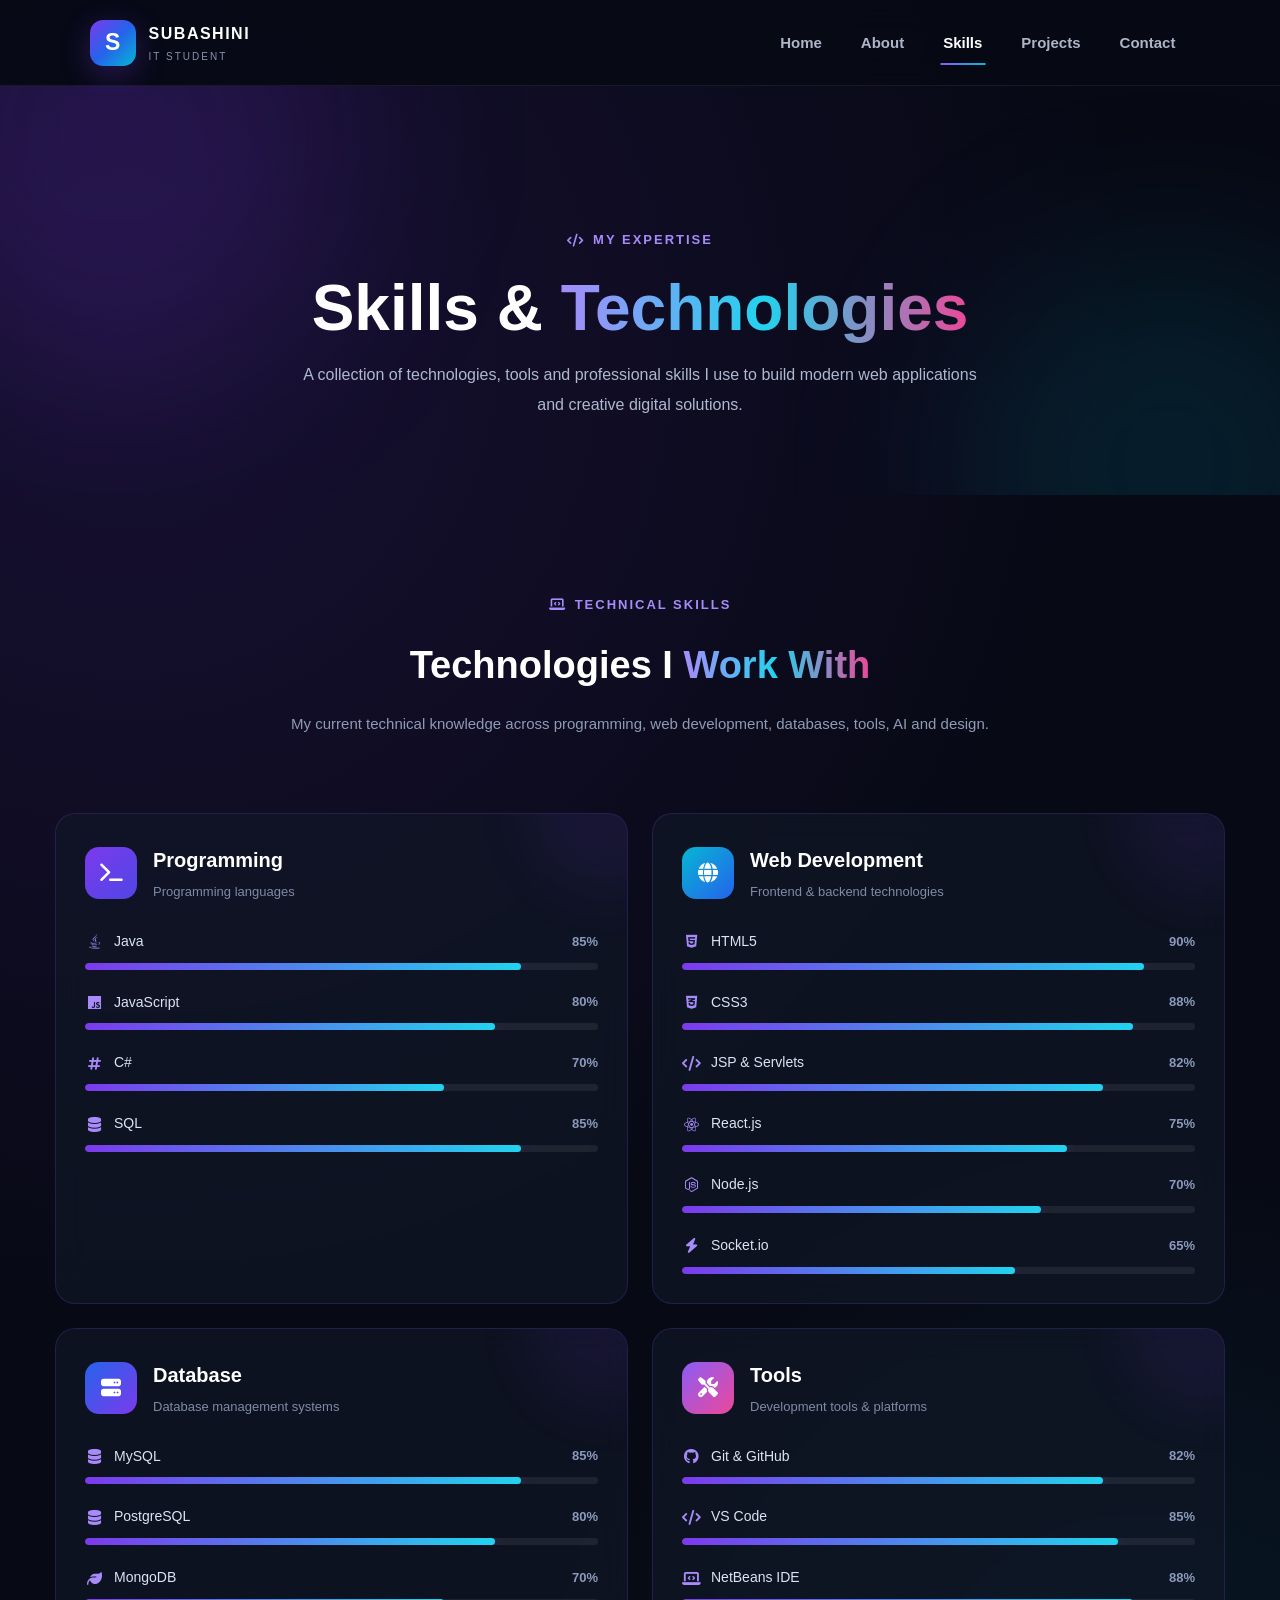
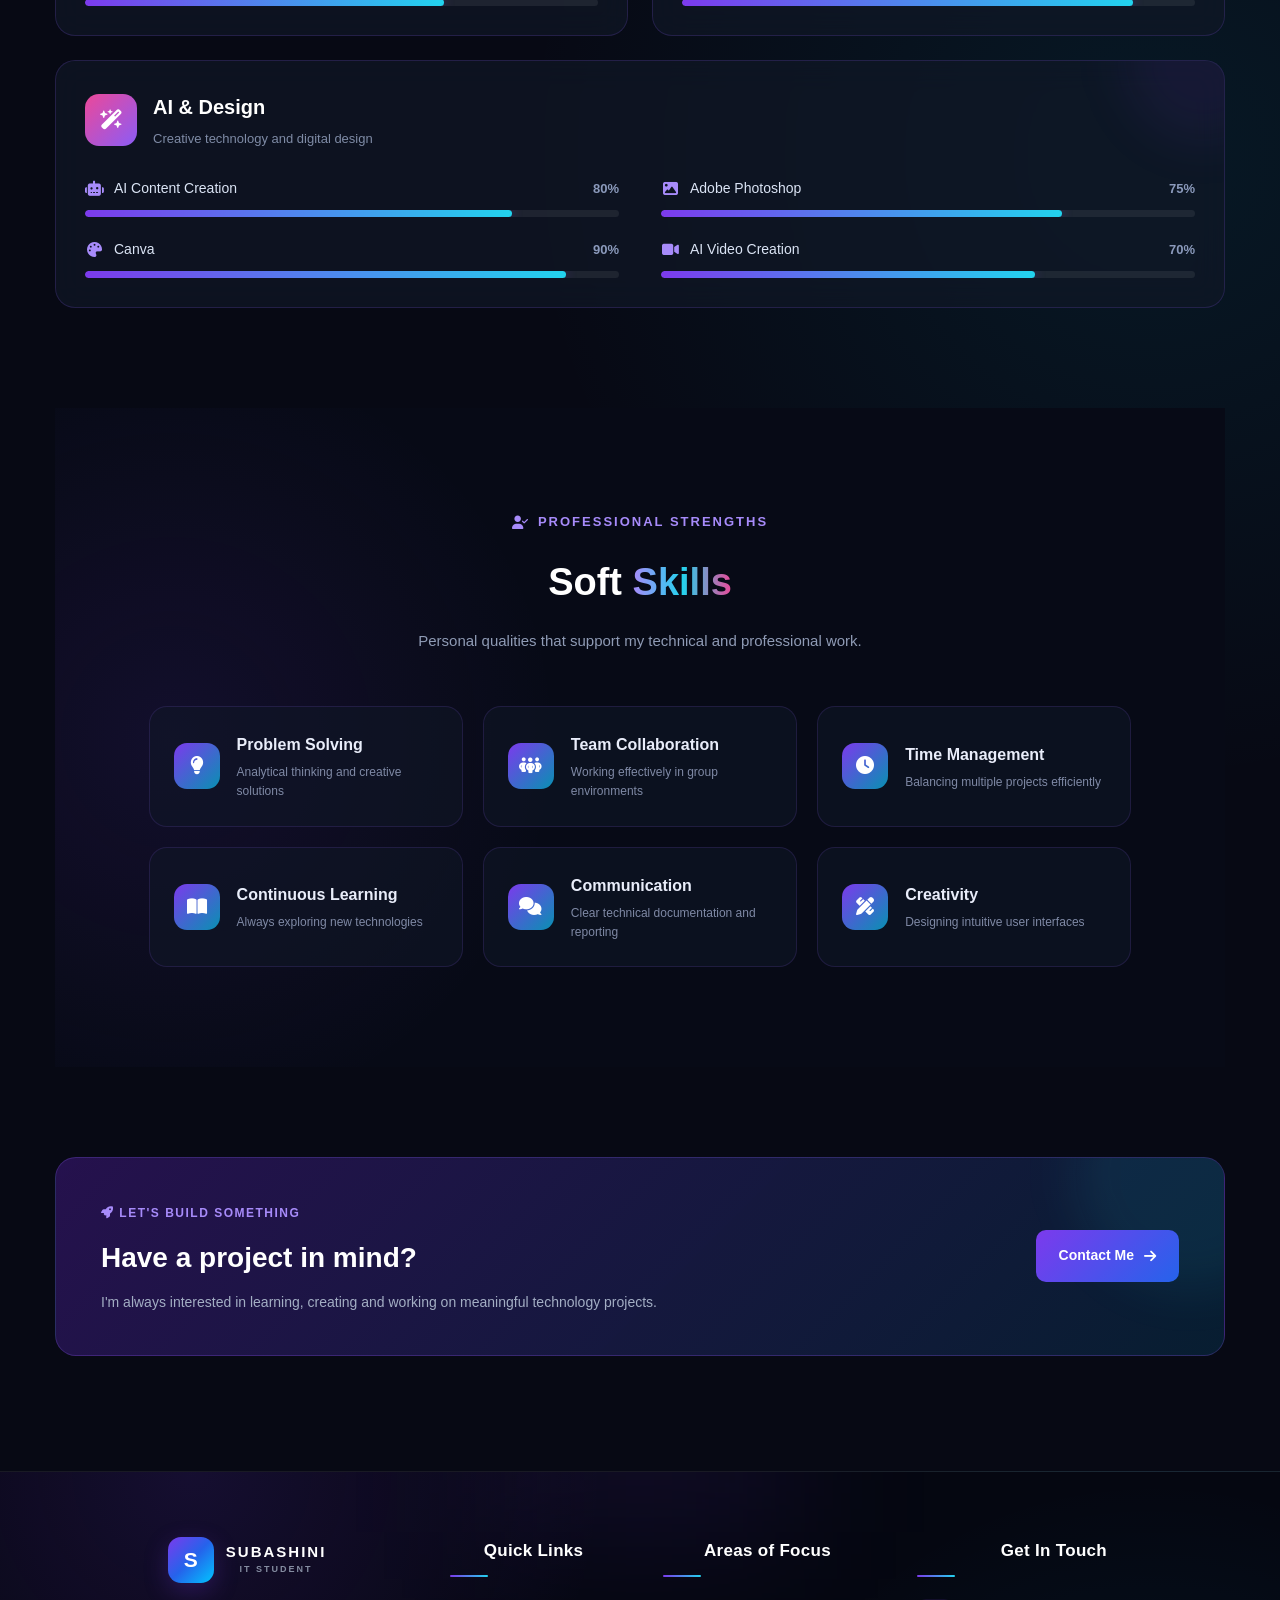
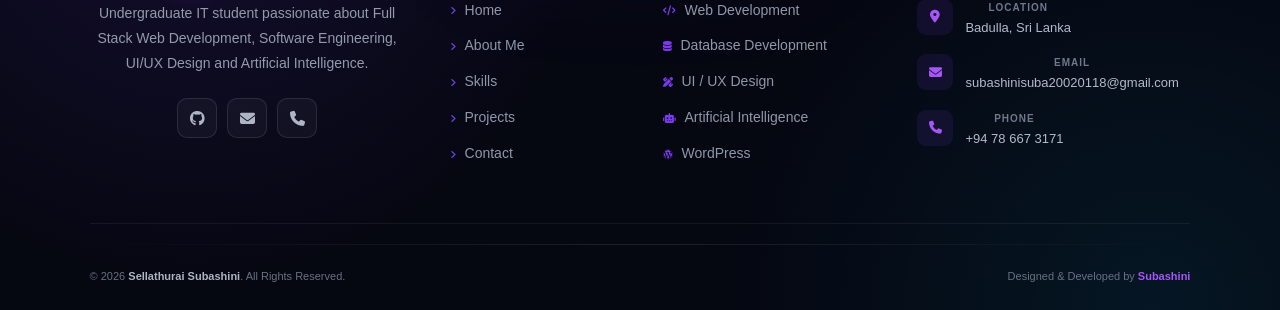
<file: skills.html>
<!DOCTYPE html>
<html lang="en">
<head>
    <meta charset="UTF-8">
    <meta name="viewport" content="width=device-width, initial-scale=1.0">

    <title>Skills | Sellathurai Subashini</title>

    <!-- Google Font -->
    <link rel="preconnect" href="https://fonts.googleapis.com">
    <link rel="preconnect" href="https://fonts.gstatic.com" crossorigin>
    <link href="https://fonts.googleapis.com/css2?family=Poppins:wght@300;400;500;600;700&display=swap" rel="stylesheet">

    <!-- Font Awesome -->
    <link rel="stylesheet"
          href="https://cdnjs.cloudflare.com/ajax/libs/font-awesome/6.5.2/css/all.min.css">

    <!-- Main CSS -->
    <link rel="stylesheet" href="style.css">
</head>

<body>

<!-- ================= NAVBAR ================= -->
<header class="site-header">

    <a href="index.html" class="logo">

        <span>S</span>

        <div>
            <strong>SUBASHINI</strong>
            <small>IT STUDENT</small>
        </div>

    </a>


    <nav class="nav-menu">

        <a href="index.html">Home</a>

        <a href="about.html">About</a>

        <a href="skills.html" class="active">Skills</a>

        <a href="projects.html">Projects</a>

        <a href="contact.html">Contact</a>

    </nav>




    <button class="menu-button" id="menuButton">

        <i class="fa-solid fa-bars"></i>

    </button>

</header>

<!-- ================= SKILLS HERO ================= -->
<section class="skills-hero">

    <div class="skills-hero-content">

        <span class="section-tag">
            <i class="fa-solid fa-code"></i>
            MY EXPERTISE
        </span>

        <h1>
            Skills & <span>Technologies</span>
        </h1>

        <p>
            A collection of technologies, tools and professional skills
            I use to build modern web applications and creative digital solutions.
        </p>

    </div>

</section>


<!-- ================= SKILLS CONTENT ================= -->
<main class="skills-main">

    <!-- ================= TECHNICAL SKILLS ================= -->
    <section class="technical-skills">

        <div class="skills-heading">

            <span class="small-title">
                <i class="fa-solid fa-laptop-code"></i>
                TECHNICAL SKILLS
            </span>

            <h2>
                Technologies I <span>Work With</span>
            </h2>

            <p>
                My current technical knowledge across programming,
                web development, databases, tools, AI and design.
            </p>

        </div>


        <!-- ================= PROGRAMMING ================= -->
        <div class="skills-category">

            <div class="category-header">

                <div class="category-icon programming-icon">
                    <i class="fa-solid fa-terminal"></i>
                </div>

                <div>
                    <h3>Programming</h3>
                    <p>Programming languages</p>
                </div>

            </div>


            <div class="skill-list">

                <div class="skill-row">

                    <div class="skill-info">
                        <div class="skill-name">
                            <i class="fa-brands fa-java"></i>
                            Java
                        </div>

                        <span>85%</span>
                    </div>

                    <div class="skill-progress">
                        <div class="skill-fill" style="width:85%"></div>
                    </div>

                </div>


                <div class="skill-row">

                    <div class="skill-info">
                        <div class="skill-name">
                            <i class="fa-brands fa-js"></i>
                            JavaScript
                        </div>

                        <span>80%</span>
                    </div>

                    <div class="skill-progress">
                        <div class="skill-fill" style="width:80%"></div>
                    </div>

                </div>


                <div class="skill-row">

                    <div class="skill-info">
                        <div class="skill-name">
                            <i class="fa-solid fa-hashtag"></i>
                            C#
                        </div>

                        <span>70%</span>
                    </div>

                    <div class="skill-progress">
                        <div class="skill-fill" style="width:70%"></div>
                    </div>

                </div>


                <div class="skill-row">

                    <div class="skill-info">
                        <div class="skill-name">
                            <i class="fa-solid fa-database"></i>
                            SQL
                        </div>

                        <span>85%</span>
                    </div>

                    <div class="skill-progress">
                        <div class="skill-fill" style="width:85%"></div>
                    </div>

                </div>

            </div>

        </div>


        <!-- ================= WEB DEVELOPMENT ================= -->
        <div class="skills-category">

            <div class="category-header">

                <div class="category-icon web-icon">
                    <i class="fa-solid fa-globe"></i>
                </div>

                <div>
                    <h3>Web Development</h3>
                    <p>Frontend & backend technologies</p>
                </div>

            </div>


            <div class="skill-list">

                <div class="skill-row">

                    <div class="skill-info">
                        <div class="skill-name">
                            <i class="fa-brands fa-html5"></i>
                            HTML5
                        </div>
                        <span>90%</span>
                    </div>

                    <div class="skill-progress">
                        <div class="skill-fill" style="width:90%"></div>
                    </div>

                </div>


                <div class="skill-row">

                    <div class="skill-info">
                        <div class="skill-name">
                            <i class="fa-brands fa-css3-alt"></i>
                            CSS3
                        </div>
                        <span>88%</span>
                    </div>

                    <div class="skill-progress">
                        <div class="skill-fill" style="width:88%"></div>
                    </div>

                </div>


                <div class="skill-row">

                    <div class="skill-info">
                        <div class="skill-name">
                            <i class="fa-solid fa-code"></i>
                            JSP & Servlets
                        </div>
                        <span>82%</span>
                    </div>

                    <div class="skill-progress">
                        <div class="skill-fill" style="width:82%"></div>
                    </div>

                </div>


                <div class="skill-row">

                    <div class="skill-info">
                        <div class="skill-name">
                            <i class="fa-brands fa-react"></i>
                            React.js
                        </div>
                        <span>75%</span>
                    </div>

                    <div class="skill-progress">
                        <div class="skill-fill" style="width:75%"></div>
                    </div>

                </div>


                <div class="skill-row">

                    <div class="skill-info">
                        <div class="skill-name">
                            <i class="fa-brands fa-node-js"></i>
                            Node.js
                        </div>
                        <span>70%</span>
                    </div>

                    <div class="skill-progress">
                        <div class="skill-fill" style="width:70%"></div>
                    </div>

                </div>


                <div class="skill-row">

                    <div class="skill-info">
                        <div class="skill-name">
                            <i class="fa-solid fa-bolt"></i>
                            Socket.io
                        </div>
                        <span>65%</span>
                    </div>

                    <div class="skill-progress">
                        <div class="skill-fill" style="width:65%"></div>
                    </div>

                </div>

            </div>

        </div>


        <!-- ================= DATABASE ================= -->
        <div class="skills-category">

            <div class="category-header">

                <div class="category-icon database-icon">
                    <i class="fa-solid fa-server"></i>
                </div>

                <div>
                    <h3>Database</h3>
                    <p>Database management systems</p>
                </div>

            </div>


            <div class="skill-list">

                <div class="skill-row">

                    <div class="skill-info">
                        <div class="skill-name">
                            <i class="fa-solid fa-database"></i>
                            MySQL
                        </div>
                        <span>85%</span>
                    </div>

                    <div class="skill-progress">
                        <div class="skill-fill" style="width:85%"></div>
                    </div>

                </div>


                <div class="skill-row">

                    <div class="skill-info">
                        <div class="skill-name">
                            <i class="fa-solid fa-database"></i>
                            PostgreSQL
                        </div>
                        <span>80%</span>
                    </div>

                    <div class="skill-progress">
                        <div class="skill-fill" style="width:80%"></div>
                    </div>

                </div>


                <div class="skill-row">

                    <div class="skill-info">
                        <div class="skill-name">
                            <i class="fa-solid fa-leaf"></i>
                            MongoDB
                        </div>
                        <span>70%</span>
                    </div>

                    <div class="skill-progress">
                        <div class="skill-fill" style="width:70%"></div>
                    </div>

                </div>

            </div>

        </div>


        <!-- ================= TOOLS ================= -->
        <div class="skills-category">

            <div class="category-header">

                <div class="category-icon tools-icon">
                    <i class="fa-solid fa-screwdriver-wrench"></i>
                </div>

                <div>
                    <h3>Tools</h3>
                    <p>Development tools & platforms</p>
                </div>

            </div>


            <div class="skill-list">

                <div class="skill-row">

                    <div class="skill-info">
                        <div class="skill-name">
                            <i class="fa-brands fa-github"></i>
                            Git & GitHub
                        </div>
                        <span>82%</span>
                    </div>

                    <div class="skill-progress">
                        <div class="skill-fill" style="width:82%"></div>
                    </div>

                </div>


                <div class="skill-row">

                    <div class="skill-info">
                        <div class="skill-name">
                            <i class="fa-solid fa-code"></i>
                            VS Code
                        </div>
                        <span>85%</span>
                    </div>

                    <div class="skill-progress">
                        <div class="skill-fill" style="width:85%"></div>
                    </div>

                </div>


                <div class="skill-row">

                    <div class="skill-info">
                        <div class="skill-name">
                            <i class="fa-solid fa-laptop-code"></i>
                            NetBeans IDE
                        </div>
                        <span>88%</span>
                    </div>

                    <div class="skill-progress">
                        <div class="skill-fill" style="width:88%"></div>
                    </div>

                </div>

            </div>

        </div>


        <!-- ================= AI & DESIGN ================= -->
        <div class="skills-category wide-category">

            <div class="category-header">

                <div class="category-icon design-icon">
                    <i class="fa-solid fa-wand-magic-sparkles"></i>
                </div>

                <div>
                    <h3>AI & Design</h3>
                    <p>Creative technology and digital design</p>
                </div>

            </div>


            <div class="skill-list ai-grid">

                <div class="skill-row">

                    <div class="skill-info">
                        <div class="skill-name">
                            <i class="fa-solid fa-robot"></i>
                            AI Content Creation
                        </div>
                        <span>80%</span>
                    </div>

                    <div class="skill-progress">
                        <div class="skill-fill" style="width:80%"></div>
                    </div>

                </div>


                <div class="skill-row">

                    <div class="skill-info">
                        <div class="skill-name">
                            <i class="fa-solid fa-image"></i>
                            Adobe Photoshop
                        </div>
                        <span>75%</span>
                    </div>

                    <div class="skill-progress">
                        <div class="skill-fill" style="width:75%"></div>
                    </div>

                </div>


                <div class="skill-row">

                    <div class="skill-info">
                        <div class="skill-name">
                            <i class="fa-solid fa-palette"></i>
                            Canva
                        </div>
                        <span>90%</span>
                    </div>

                    <div class="skill-progress">
                        <div class="skill-fill" style="width:90%"></div>
                    </div>

                </div>


                <div class="skill-row">

                    <div class="skill-info">
                        <div class="skill-name">
                            <i class="fa-solid fa-video"></i>
                            AI Video Creation
                        </div>
                        <span>70%</span>
                    </div>

                    <div class="skill-progress">
                        <div class="skill-fill" style="width:70%"></div>
                    </div>

                </div>

            </div>

        </div>

    </section>


    <!-- ================= SOFT SKILLS ================= -->
    <section class="soft-skills-section">

        <div class="skills-heading">

            <span class="small-title">
                <i class="fa-solid fa-user-check"></i>
                PROFESSIONAL STRENGTHS
            </span>

            <h2>
                Soft <span>Skills</span>
            </h2>

            <p>
                Personal qualities that support my technical and professional work.
            </p>

        </div>


        <div class="soft-skills-grid">

            <div class="soft-skill">

                <div class="soft-icon">
                    <i class="fa-solid fa-lightbulb"></i>
                </div>

                <div>
                    <h3>Problem Solving</h3>
                    <p>Analytical thinking and creative solutions</p>
                </div>

            </div>


            <div class="soft-skill">

                <div class="soft-icon">
                    <i class="fa-solid fa-people-group"></i>
                </div>

                <div>
                    <h3>Team Collaboration</h3>
                    <p>Working effectively in group environments</p>
                </div>

            </div>


            <div class="soft-skill">

                <div class="soft-icon">
                    <i class="fa-solid fa-clock"></i>
                </div>

                <div>
                    <h3>Time Management</h3>
                    <p>Balancing multiple projects efficiently</p>
                </div>

            </div>


            <div class="soft-skill">

                <div class="soft-icon">
                    <i class="fa-solid fa-book-open"></i>
                </div>

                <div>
                    <h3>Continuous Learning</h3>
                    <p>Always exploring new technologies</p>
                </div>

            </div>


            <div class="soft-skill">

                <div class="soft-icon">
                    <i class="fa-solid fa-comments"></i>
                </div>

                <div>
                    <h3>Communication</h3>
                    <p>Clear technical documentation and reporting</p>
                </div>

            </div>


            <div class="soft-skill">

                <div class="soft-icon">
                    <i class="fa-solid fa-pen-ruler"></i>
                </div>

                <div>
                    <h3>Creativity</h3>
                    <p>Designing intuitive user interfaces</p>
                </div>

            </div>

        </div>

    </section>


    <!-- ================= CTA ================= -->
    <section class="skills-cta">

        <div>

            <span>
                <i class="fa-solid fa-rocket"></i>
                LET'S BUILD SOMETHING
            </span>

            <h2>
                Have a project in mind?
            </h2>

            <p>
                I'm always interested in learning, creating and working
                on meaningful technology projects.
            </p>

        </div>

        <a href="contact.html" class="cta-button">
            Contact Me
            <i class="fa-solid fa-arrow-right"></i>
        </a>

    </section>

</main>


<!-- =========================================================
     FOOTER
========================================================= -->

<footer class="site-footer">


    <div class="footer-container">


        <!-- =================================================
             FOOTER ABOUT
        ================================================== -->

        <div class="footer-column footer-about">


            <a href="index.html"
               class="footer-logo">


                <span>S</span>


                <div>

                    <strong>
                        SUBASHINI
                    </strong>

                    <small>
                        IT STUDENT
                    </small>

                </div>


            </a>


            <p>

                Undergraduate IT student passionate about
                Full Stack Web Development, Software Engineering,
                UI/UX Design and Artificial Intelligence.

            </p>


            <div class="footer-socials">


                <a href="https://github.com/Subashini0118"
                   title="GitHub">

                    <i class="fa-brands fa-github"></i>

                </a>


                <a href="mailto:subashinisuba20020118@gmail.com"
                   title="Email">

                    <i class="fa-solid fa-envelope"></i>

                </a>


                <a href="tel:+94786673171"
                   title="Phone">

                    <i class="fa-solid fa-phone"></i>

                </a>


            </div>


        </div>



        <!-- =================================================
             QUICK LINKS
        ================================================== -->

        <div class="footer-column">


            <h3>

                Quick Links

            </h3>


            <ul>


                <li>

                    <a href="index.html">

                        <i class="fa-solid fa-angle-right"></i>

                        Home

                    </a>

                </li>


                <li>

                    <a href="about.html">

                        <i class="fa-solid fa-angle-right"></i>

                        About Me

                    </a>

                </li>


                <li>

                    <a href="skills.html">

                        <i class="fa-solid fa-angle-right"></i>

                        Skills

                    </a>

                </li>


                <li>

                    <a href="projects.html">

                        <i class="fa-solid fa-angle-right"></i>

                        Projects

                    </a>

                </li>


                <li>

                    <a href="contact.html">

                        <i class="fa-solid fa-angle-right"></i>

                        Contact

                    </a>

                </li>


            </ul>


        </div>



        <!-- =================================================
             EXPERTISE
        ================================================== -->

        <div class="footer-column">


            <h3>

                Areas of Focus

            </h3>


            <ul>


                <li>

                    <a href="skills.html">

                        <i class="fa-solid fa-code"></i>

                        Web Development

                    </a>

                </li>


                <li>

                    <a href="skills.html">

                        <i class="fa-solid fa-database"></i>

                        Database Development

                    </a>

                </li>


                <li>

                    <a href="skills.html">

                        <i class="fa-solid fa-pen-ruler"></i>

                        UI / UX Design

                    </a>

                </li>


                <li>

                    <a href="skills.html">

                        <i class="fa-solid fa-robot"></i>

                        Artificial Intelligence

                    </a>

                </li>


                <li>

                    <a href="skills.html">

                        <i class="fa-brands fa-wordpress"></i>

                        WordPress

                    </a>

                </li>


            </ul>


        </div>



        <!-- =================================================
             CONTACT DETAILS
        ================================================== -->

        <div class="footer-column footer-contact">


            <h3>

                Get In Touch

            </h3>


            <div class="footer-contact-item">


                <i class="fa-solid fa-location-dot"></i>


                <div>

                    <span>

                        Location

                    </span>

                    <p>

                        Badulla, Sri Lanka

                    </p>

                </div>


            </div>



            <div class="footer-contact-item">


                <i class="fa-solid fa-envelope"></i>


                <div>

                    <span>

                        Email

                    </span>

                    <p>

                        subashinisuba20020118@gmail.com

                    </p>

                </div>


            </div>



            <div class="footer-contact-item">


                <i class="fa-solid fa-phone"></i>


                <div>

                    <span>

                        Phone

                    </span>

                    <p>

                        +94 78 667 3171

                    </p>

                </div>


            </div>

        </div>


    </div>



    <!-- =================================================
         FOOTER BOTTOM
    ================================================== -->

    <div class="footer-bottom">


        <div class="footer-line"></div>


        <div class="footer-bottom-content">


            <p>

                © 2026
                <strong>Sellathurai Subashini</strong>.
                All Rights Reserved.

            </p>


            <p>

                Designed & Developed by

                <span>

                    Subashini

                </span>

            </p>


        </div>


    </div>


</footer>


<!-- JavaScript -->
<script src="script.js"></script>

</body>
</html>
</file>
<file: style.css>
/* =====================================================
   GLOBAL
===================================================== */

* {
    margin: 0;
    padding: 0;
    box-sizing: border-box;
}

html {
    scroll-behavior: smooth;
}

body {
    font-family: Arial, Helvetica, sans-serif;
    background:
        radial-gradient(
            circle at 10% 10%,
            rgba(124, 58, 237, 0.14),
            transparent 30%
        ),
        radial-gradient(
            circle at 90% 50%,
            rgba(6, 182, 212, 0.09),
            transparent 30%
        ),
        #070914;
    color: #ffffff;
    line-height: 1.7;
    overflow-x: hidden;
}

a {
    text-decoration: none;
}

button,
input,
textarea {
    font-family: inherit;
}


/* =====================================================
   NAVBAR
===================================================== */

.site-header {
    position: sticky;
    top: 0;
    z-index: 999;

    height: 86px;

    padding: 0 7%;

    display: flex;
    align-items: center;
    justify-content: space-between;

    background: rgba(7, 9, 20, 0.90);

    backdrop-filter: blur(18px);

    border-bottom: 1px solid rgba(255, 255, 255, 0.07);
}


/* LOGO */

.logo {
    display: flex;
    align-items: center;
    gap: 13px;
    color: white;
}

.logo > span {
    width: 46px;
    height: 46px;

    display: flex;
    align-items: center;
    justify-content: center;

    border-radius: 13px;

    font-size: 23px;
    font-weight: 900;

    background:
        linear-gradient(
            135deg,
            #7c3aed,
            #2563eb,
            #06b6d4
        );

    box-shadow:
        0 8px 30px rgba(124, 58, 237, 0.3);
}

.logo strong {
    display: block;
    font-size: 16px;
    letter-spacing: 1.5px;
}

.logo small {
    display: block;
    font-size: 10px;
    color: #8992aa;
    letter-spacing: 2px;
}


/* NAVIGATION */

.nav-menu {
    display: flex;
    align-items: center;
    gap: 9px;
}

.nav-menu a {
    position: relative;

    padding: 11px 15px;

    color: #aeb5c8;

    font-size: 14px;
    font-weight: 600;

    transition: 0.3s ease;
}

.nav-menu a::after {
    content: "";

    position: absolute;

    left: 50%;
    bottom: 1px;

    width: 0;
    height: 2px;

    transform: translateX(-50%);

    background:
        linear-gradient(
            90deg,
            #8b5cf6,
            #06b6d4
        );

    transition: 0.3s ease;
}

.nav-menu a:hover,
.nav-menu a.active {
    color: #ffffff;
}

.nav-menu a:hover::after,
.nav-menu a.active::after {
    width: 65%;
}


/* CV BUTTON */

.cv-button {
    display: flex;
    align-items: center;
    gap: 9px;

    padding: 12px 20px;

    border-radius: 11px;

    color: white;

    font-size: 13px;
    font-weight: 700;

    background:
        linear-gradient(
            135deg,
            #7c3aed,
            #2563eb
        );

    box-shadow:
        0 8px 25px rgba(124, 58, 237, 0.25);

    transition: 0.3s ease;
}

.cv-button:hover {
    transform: translateY(-2px);

    box-shadow:
        0 12px 30px rgba(124, 58, 237, 0.4);
}


/* MOBILE MENU */

.menu-button {
    display: none;

    width: 44px;
    height: 44px;

    border: 1px solid rgba(255, 255, 255, 0.1);

    border-radius: 11px;

    color: white;

    background: rgba(255, 255, 255, 0.05);

    cursor: pointer;
}


/* =====================================================
   HERO
===================================================== */

.hero {
    min-height: calc(100vh - 86px);

    padding: 85px 8%;

    display: grid;

    grid-template-columns: 1.1fr 0.9fr;

    align-items: center;

    gap: 65px;

    position: relative;
}

.hero::before {
    content: "";

    position: absolute;

    width: 470px;
    height: 470px;

    left: -190px;
    top: 100px;

    border-radius: 50%;

    background: rgba(124, 58, 237, 0.11);

    filter: blur(85px);
}


/* HERO CONTENT */

.hero-content {
    position: relative;
    z-index: 2;
}

.hero-badge {
    display: inline-flex;
    align-items: center;
    gap: 9px;

    padding: 9px 15px;

    margin-bottom: 22px;

    border: 1px solid rgba(6, 182, 212, 0.22);

    border-radius: 30px;

    color: #67e8f9;

    font-size: 11px;
    font-weight: 700;

    letter-spacing: 1.5px;

    background: rgba(6, 182, 212, 0.05);
}

.hero-badge span {
    width: 8px;
    height: 8px;

    border-radius: 50%;

    background: #22c55e;

    box-shadow: 0 0 10px #22c55e;
}

.hero-small {
    color: #8b5cf6;

    font-size: 15px;

    font-weight: 800;

    letter-spacing: 4px;

    margin-bottom: 9px;
}

.hero h1 {
    font-size: clamp(52px, 6.2vw, 82px);

    line-height: 1.05;

    font-weight: 900;

    letter-spacing: -3px;

    margin-bottom: 22px;
}

.hero h1 span {
    display: block;

    background:
        linear-gradient(
            90deg,
            #a78bfa,
            #38bdf8,
            #22d3ee
        );

    -webkit-background-clip: text;
    -webkit-text-fill-color: transparent;
}

.hero h2 {
    font-size: 24px;

    color: #e2e8f0;

    font-weight: 500;

    margin-bottom: 22px;
}

.hero h2 b {
    color: #8b5cf6;
}

.hero-description {
    max-width: 650px;

    color: #929bb2;

    font-size: 17px;

    line-height: 1.9;

    margin-bottom: 35px;
}


/* HERO BUTTONS */

.hero-buttons {
    display: flex;

    gap: 15px;

    flex-wrap: wrap;
}

.button {
    display: inline-flex;

    align-items: center;

    gap: 10px;

    padding: 15px 24px;

    border-radius: 12px;

    font-size: 14px;

    font-weight: 700;

    transition: 0.3s ease;
}

.primary-button {
    color: white;

    background:
        linear-gradient(
            135deg,
            #7c3aed,
            #2563eb
        );

    box-shadow:
        0 10px 30px rgba(124, 58, 237, 0.25);
}

.primary-button:hover {
    color: white;

    transform: translateY(-3px);

    box-shadow:
        0 15px 35px rgba(124, 58, 237, 0.4);
}

.outline-button {
    color: #dce4f4;

    border: 1px solid rgba(139, 92, 246, 0.3);

    background: rgba(255, 255, 255, 0.03);
}

.outline-button:hover {
    color: white;

    border-color: #8b5cf6;

    transform: translateY(-3px);
}


/* SOCIAL */

.social-links {
    display: flex;

    gap: 11px;

    margin-top: 32px;
}

.social-links a {
    width: 43px;
    height: 43px;

    display: flex;

    align-items: center;
    justify-content: center;

    border-radius: 11px;

    color: #aeb6ca;

    border: 1px solid rgba(255, 255, 255, 0.08);

    background: rgba(255, 255, 255, 0.03);

    transition: 0.3s ease;
}

.social-links a:hover {
    color: white;

    transform: translateY(-3px);

    border-color: #8b5cf6;

    background: rgba(124, 58, 237, 0.15);
}


/* =====================================================
   HERO PHOTO
===================================================== */

.hero-photo-area {
    position: relative;

    min-height: 520px;

    display: flex;

    align-items: center;
    justify-content: center;
}

.photo-circle {
    position: relative;
    z-index: 3;

    width: 380px;
    height: 380px;

    padding: 9px;

    border-radius: 50%;

    background:
        linear-gradient(
            135deg,
            #7c3aed,
            #2563eb,
            #06b6d4
        );

    box-shadow:
        0 0 65px rgba(124, 58, 237, 0.35),
        0 0 130px rgba(6, 182, 212, 0.12);
}

.photo-circle img {
    width: 100%;
    height: 100%;

    object-fit: cover;

    border-radius: 50%;

    border: 7px solid #080a16;

    display: block;
}


/* GLOWS */

.glow {
    position: absolute;

    border-radius: 50%;

    filter: blur(60px);
}

.glow-one {
    width: 230px;
    height: 230px;

    background: rgba(124, 58, 237, 0.25);

    top: 60px;
    left: 70px;
}

.glow-two {
    width: 190px;
    height: 190px;

    background: rgba(6, 182, 212, 0.2);

    bottom: 45px;
    right: 45px;
}


/* FLOATING CARDS */

.floating-card {
    position: absolute;

    z-index: 5;

    display: flex;

    align-items: center;

    gap: 11px;

    padding: 14px 17px;

    border-radius: 15px;

    background: rgba(14, 17, 32, 0.86);

    backdrop-filter: blur(15px);

    border: 1px solid rgba(255, 255, 255, 0.1);

    box-shadow:
        0 15px 40px rgba(0, 0, 0, 0.3);

    animation: floatCard 4s ease-in-out infinite;
}

.floating-card i {
    color: #8b5cf6;

    font-size: 19px;
}

.floating-card strong {
    display: block;

    font-size: 13px;
}

.floating-card small {
    display: block;

    color: #7d879e;

    font-size: 10px;
}

.card-one {
    top: 75px;
    right: 5px;
}

.card-two {
    bottom: 65px;
    left: 5px;

    animation-delay: 1.5s;
}

@keyframes floatCard {

    0%, 100% {
        transform: translateY(0);
    }

    50% {
        transform: translateY(-10px);
    }

}


/* =====================================================
   GENERAL SECTIONS
===================================================== */

.quick-section,
.about-section,
.skills-section,
.projects-section,
.contact-section,
.certifications-section,
.project-cta {
    max-width: 1200px;

    margin: auto;

    padding: 110px 30px;
}

.dark-section {
    padding: 110px 30px;

    background:
        linear-gradient(
            180deg,
            rgba(124, 58, 237, 0.04),
            rgba(6, 182, 212, 0.02)
        );
}

.section-heading {
    text-align: center;

    max-width: 760px;

    margin: 0 auto 65px;
}

.section-label {
    display: inline-flex;

    align-items: center;

    gap: 8px;

    color: #a855f7;

    font-size: 13px;

    font-weight: 800;

    letter-spacing: 2.5px;

    text-transform: uppercase;
}

.section-heading h2 {
    font-size: 45px;

    line-height: 1.2;

    margin: 15px 0;
}

.section-heading h2 span,
.page-hero h1 span,
.about-content h2 span,
.project-cta h2 span,
.skills-heading h2 span,
.skills-hero h1 span {
    background:
        linear-gradient(
            90deg,
            #a78bfa,
            #22d3ee,
            #ec4899
        );

    -webkit-background-clip: text;
    -webkit-text-fill-color: transparent;
}

.section-heading p {
    color: #8e97ad;

    font-size: 15px;

    line-height: 1.9;
}


/* =====================================================
   FEATURE CARDS
===================================================== */

.feature-grid {
    display: grid;

    grid-template-columns: repeat(4, 1fr);

    gap: 20px;
}

.feature-card {
    padding: 31px 24px;

    border-radius: 19px;

    border: 1px solid rgba(139, 92, 246, 0.12);

    background:
        linear-gradient(
            145deg,
            rgba(124, 58, 237, 0.06),
            rgba(255, 255, 255, 0.015)
        );

    transition: 0.3s ease;
}

.feature-card:hover {
    transform: translateY(-8px);

    border-color: rgba(139, 92, 246, 0.45);

    box-shadow:
        0 20px 50px rgba(0, 0, 0, 0.25);
}

.feature-icon {
    width: 55px;
    height: 55px;

    display: flex;

    align-items: center;
    justify-content: center;

    margin-bottom: 21px;

    border-radius: 15px;

    color: white;

    font-size: 19px;

    background:
        linear-gradient(
            135deg,
            #7c3aed,
            #2563eb
        );
}

.feature-card h3 {
    font-size: 18px;

    margin-bottom: 10px;
}

.feature-card p {
    color: #8992a8;

    font-size: 14px;

    line-height: 1.75;
}


/* =====================================================
   STATS
===================================================== */

.stats-section {
    max-width: 1000px;

    margin: 0 auto 110px;

    padding: 38px;

    display: grid;

    grid-template-columns: repeat(4, 1fr);

    border: 1px solid rgba(139, 92, 246, 0.15);

    border-radius: 21px;

    background:
        linear-gradient(
            100deg,
            rgba(124, 58, 237, 0.08),
            rgba(6, 182, 212, 0.04)
        );
}

.stat-item {
    text-align: center;

    border-right: 1px solid rgba(255, 255, 255, 0.07);
}

.stat-item:last-child {
    border: none;
}

.stat-item strong {
    display: block;

    font-size: 33px;

    color: #a78bfa;
}

.stat-item span {
    color: #7f899f;

    font-size: 12px;

    text-transform: uppercase;

    letter-spacing: 1px;
}


/* =====================================================
   PAGE HERO
===================================================== */

.page-hero {
    min-height: 45vh;

    display: flex;

    align-items: center;

    justify-content: center;

    text-align: center;

    padding: 140px 20px 90px;

    position: relative;

    overflow: hidden;

    background:
        radial-gradient(
            circle at 20% 30%,
            rgba(124, 58, 237, 0.20),
            transparent 35%
        ),
        radial-gradient(
            circle at 80% 70%,
            rgba(6, 182, 212, 0.13),
            transparent 35%
        );
}

.page-hero::before {
    content: "";

    position: absolute;

    width: 470px;
    height: 470px;

    border-radius: 50%;

    background: rgba(168, 85, 247, 0.08);

    filter: blur(85px);

    top: -200px;
    left: -150px;
}

.page-hero::after {
    content: "";

    position: absolute;

    width: 420px;
    height: 420px;

    border-radius: 50%;

    background: rgba(6, 182, 212, 0.07);

    filter: blur(90px);

    right: -150px;
    bottom: -200px;
}

.page-hero .hero-content {
    max-width: 850px;
    position: relative;
    z-index: 2;
}

.page-hero h1 {
    font-size: clamp(48px, 6vw, 70px);

    line-height: 1.05;

    margin: 22px 0;

    color: #ffffff;
}

.page-hero p {
    color: #aeb6cf;

    max-width: 720px;

    margin: auto;

    font-size: 16px;

    line-height: 1.9;
}


/* =====================================================
   ABOUT
===================================================== */

.about-grid {
    display: grid;

    grid-template-columns: 0.8fr 1.2fr;

    gap: 85px;

    align-items: center;
}

.about-photo-box {
    display: flex;

    align-items: center;
    justify-content: center;
}

.photo-ring {
    width: 370px;
    height: 370px;

    padding: 8px;

    border-radius: 50%;

    background:
        linear-gradient(
            135deg,
            #7c3aed,
            #2563eb,
            #06b6d4
        );

    box-shadow:
        0 0 65px rgba(124, 58, 237, 0.25);
}

.photo-ring img {
    width: 100%;
    height: 100%;

    object-fit: cover;

    border-radius: 50%;

    border: 7px solid #080a16;
}

.about-content h2 {
    font-size: 43px;

    margin-bottom: 7px;
}

.about-content h3 {
    color: #8b5cf6;

    font-size: 19px;

    margin-bottom: 24px;
}

.about-content p {
    color: #929bb0;

    font-size: 15px;

    line-height: 1.9;

    margin-bottom: 16px;
}

.about-info {
    display: grid;

    grid-template-columns: repeat(2, 1fr);

    gap: 13px;

    margin-top: 30px;
}

.about-info > div {
    display: flex;

    gap: 13px;

    align-items: center;

    padding: 16px;

    border-radius: 14px;

    border: 1px solid rgba(139, 92, 246, 0.12);

    background: rgba(255, 255, 255, 0.025);
}

.about-info i {
    width: 40px;
    height: 40px;

    display: flex;

    align-items: center;
    justify-content: center;

    border-radius: 10px;

    background:
        linear-gradient(
            135deg,
            #7c3aed,
            #2563eb
        );
}

.about-info small {
    display: block;

    color: #6f7890;

    font-size: 10px;
}

.about-info strong {
    display: block;

    color: #e8edf7;

    font-size: 12px;
}


/* =====================================================
   TIMELINE
===================================================== */

.timeline {
    max-width: 920px;

    margin: auto;

    position: relative;
}

.timeline::before {
    content: "";

    position: absolute;

    left: 31px;

    top: 0;
    bottom: 0;

    width: 2px;

    background:
        linear-gradient(
            #8b5cf6,
            #06b6d4
        );
}

.timeline-item {
    position: relative;

    display: flex;

    gap: 27px;

    margin-bottom: 32px;
}

.timeline-icon {
    position: relative;

    z-index: 2;

    min-width: 64px;
    height: 64px;

    display: flex;

    align-items: center;
    justify-content: center;

    border-radius: 50%;

    font-size: 19px;

    background:
        linear-gradient(
            135deg,
            #7c3aed,
            #2563eb
        );
}

.timeline-card {
    flex: 1;

    padding: 29px;

    border-radius: 19px;

    border: 1px solid rgba(139, 92, 246, 0.12);

    background: rgba(255, 255, 255, 0.025);

    transition: 0.3s ease;
}

.timeline-card:hover {
    border-color: rgba(139, 92, 246, 0.4);

    transform: translateX(5px);
}

.timeline-date,
.cert-year {
    color: #06b6d4;

    font-size: 11px;

    font-weight: 800;

    letter-spacing: 1.5px;
}

.timeline-card h3 {
    font-size: 22px;

    margin: 9px 0;
}

.timeline-card h4 {
    font-size: 15px;

    margin-bottom: 13px;
}

.timeline-card p {
    color: #8c95aa;

    font-size: 14px;
}

.education-status {
    display: inline-block;

    margin-top: 16px;

    padding: 7px 11px;

    border-radius: 20px;

    font-size: 10px;

    color: #c4b5fd;

    background: rgba(124, 58, 237, 0.12);
}


/* =====================================================
   CERTIFICATIONS
===================================================== */

.certification-grid {
    max-width: 1200px;

    margin: auto;

    display: grid;

    grid-template-columns: repeat(3, 1fr);

    gap: 22px;
}

.certification-card {
    padding: 32px;

    border-radius: 21px;

    border: 1px solid rgba(139, 92, 246, 0.12);

    background:
        linear-gradient(
            145deg,
            rgba(124, 58, 237, 0.07),
            rgba(6, 182, 212, 0.025)
        );

    transition: 0.3s ease;
}

.certification-card:hover {
    transform: translateY(-8px);

    border-color: rgba(139, 92, 246, 0.45);
}

.cert-icon {
    width: 58px;
    height: 58px;

    display: flex;

    align-items: center;
    justify-content: center;

    margin-bottom: 21px;

    border-radius: 16px;

    font-size: 22px;

    background:
        linear-gradient(
            135deg,
            #7c3aed,
            #2563eb
        );
}

.certification-card h3 {
    font-size: 20px;

    margin: 10px 0 15px;
}

.certification-card p {
    color: #8992a8;

    font-size: 14px;

    line-height: 1.75;
}


/* =====================================================
   SKILLS PAGE
===================================================== */

.skills-hero {
    min-height: 360px;

    display: flex;

    align-items: center;

    justify-content: center;

    text-align: center;

    padding: 140px 20px 75px;

    position: relative;

    overflow: hidden;
}

.skills-hero::before {
    content: "";

    position: absolute;

    width: 470px;
    height: 470px;

    background: rgba(124, 58, 237, 0.16);

    border-radius: 50%;

    filter: blur(90px);

    top: -180px;
    left: -120px;
}

.skills-hero::after {
    content: "";

    position: absolute;

    width: 420px;
    height: 420px;

    background: rgba(6, 182, 212, 0.12);

    border-radius: 50%;

    filter: blur(90px);

    bottom: -180px;
    right: -100px;
}

.skills-hero-content {
    position: relative;

    z-index: 2;

    max-width: 780px;
}

.section-tag,
.small-title {
    display: inline-flex;

    align-items: center;

    gap: 8px;

    color: #a78bfa;

    font-size: 13px;

    font-weight: 700;

    letter-spacing: 2px;

    text-transform: uppercase;
}

.skills-hero h1 {
    margin: 20px 0 16px;

    font-size: clamp(42px, 5vw, 68px);

    line-height: 1.1;

    color: #ffffff;

    font-weight: 700;
}

.skills-hero p {
    max-width: 680px;

    margin: auto;

    color: #aeb8d0;

    font-size: 16px;

    line-height: 1.9;
}


/* =====================================================
   SKILLS MAIN
===================================================== */

.skills-main {
    max-width: 1220px;

    margin: 0 auto;

    padding: 95px 25px;
}

.skills-heading {
    text-align: center;

    max-width: 760px;

    margin: 0 auto 50px;
}

.skills-heading h2 {
    color: #ffffff;

    font-size: 38px;

    margin: 15px 0 13px;
}

.skills-heading p {
    color: #8f9bb5;

    font-size: 15px;

    line-height: 1.9;
}


/* =====================================================
   TECHNICAL SKILLS
===================================================== */

.technical-skills {
    display: grid;

    grid-template-columns: repeat(2, 1fr);

    gap: 24px;
}

.technical-skills > .skills-heading {
    grid-column: 1 / -1;
}


/* CATEGORY */

.skills-category {
    background: rgba(17, 24, 39, 0.68);

    border: 1px solid rgba(139, 92, 246, 0.18);

    border-radius: 20px;

    padding: 29px;

    backdrop-filter: blur(15px);

    transition: 0.35s ease;

    position: relative;

    overflow: hidden;
}

.skills-category::before {
    content: "";

    position: absolute;

    width: 160px;
    height: 160px;

    background: rgba(124, 58, 237, 0.08);

    border-radius: 50%;

    top: -80px;
    right: -60px;

    filter: blur(25px);
}

.skills-category:hover {
    transform: translateY(-5px);

    border-color: rgba(139, 92, 246, 0.45);

    box-shadow:
        0 18px 50px rgba(0, 0, 0, 0.25);
}

.wide-category {
    grid-column: 1 / -1;
}


/* CATEGORY HEADER */

.category-header {
    display: flex;

    align-items: center;

    gap: 16px;

    margin-bottom: 27px;
}

.category-icon {
    width: 52px;
    height: 52px;

    min-width: 52px;

    display: flex;

    align-items: center;
    justify-content: center;

    border-radius: 14px;

    color: white;

    font-size: 20px;
}

.programming-icon {
    background: linear-gradient(135deg, #7c3aed, #4f46e5);
}

.web-icon {
    background: linear-gradient(135deg, #06b6d4, #2563eb);
}

.database-icon {
    background: linear-gradient(135deg, #2563eb, #7c3aed);
}

.tools-icon {
    background: linear-gradient(135deg, #8b5cf6, #ec4899);
}

.design-icon {
    background: linear-gradient(135deg, #ec4899, #8b5cf6);
}

.category-header h3 {
    color: #ffffff;

    font-size: 20px;

    margin: 0 0 4px;
}

.category-header p {
    color: #7f8ba6;

    font-size: 13px;

    margin: 0;
}


/* SKILL LIST */

.skill-list {
    display: flex;

    flex-direction: column;

    gap: 21px;
}


/* SKILL ROW */

.skill-row {
    width: 100%;
}

.skill-info {
    display: flex;

    justify-content: space-between;

    align-items: center;

    margin-bottom: 9px;
}

.skill-name {
    display: flex;

    align-items: center;

    gap: 10px;

    color: #dbe4f5;

    font-size: 14px;

    font-weight: 500;
}

.skill-name i {
    color: #a78bfa;

    width: 19px;

    text-align: center;

    font-size: 15px;
}

.skill-info > span {
    color: #8b9abc;

    font-size: 13px;

    font-weight: 600;
}


/* PROGRESS */

.skill-progress {
    height: 7px;

    width: 100%;

    background: rgba(255, 255, 255, 0.07);

    border-radius: 20px;

    overflow: hidden;
}

.skill-fill {
    height: 100%;

    border-radius: 20px;

    background:
        linear-gradient(
            90deg,
            #7c3aed,
            #22d3ee
        );

    box-shadow:
        0 0 12px rgba(124, 58, 237, 0.35);
}


/* SKILL COLORS */

.javascript {
    background: linear-gradient(90deg, #f59e0b, #eab308);
}

.csharp {
    background: linear-gradient(90deg, #8b5cf6, #a855f7);
}

.sql {
    background: linear-gradient(90deg, #06b6d4, #3b82f6);
}

.html {
    background: linear-gradient(90deg, #f97316, #ef4444);
}

.css {
    background: linear-gradient(90deg, #2563eb, #06b6d4);
}

.jsp {
    background: linear-gradient(90deg, #7c3aed, #ec4899);
}

.react {
    background: linear-gradient(90deg, #06b6d4, #3b82f6);
}

.node {
    background: linear-gradient(90deg, #22c55e, #10b981);
}

.socket {
    background: linear-gradient(90deg, #6366f1, #8b5cf6);
}

.mysql {
    background: linear-gradient(90deg, #0ea5e9, #06b6d4);
}

.postgresql {
    background: linear-gradient(90deg, #2563eb, #6366f1);
}

.mongodb {
    background: linear-gradient(90deg, #16a34a, #22c55e);
}

.github {
    background: linear-gradient(90deg, #8b5cf6, #ec4899);
}

.vscode {
    background: linear-gradient(90deg, #0284c7, #06b6d4);
}

.netbeans {
    background: linear-gradient(90deg, #f97316, #ef4444);
}

.ai-content {
    background: linear-gradient(90deg, #a855f7, #ec4899);
}

.photoshop {
    background: linear-gradient(90deg, #2563eb, #06b6d4);
}

.canva {
    background: linear-gradient(90deg, #ec4899, #8b5cf6);
}

.ai-video {
    background: linear-gradient(90deg, #ef4444, #ec4899);
}


/* AI GRID */

.ai-grid {
    display: grid;

    grid-template-columns: repeat(2, 1fr);

    column-gap: 42px;
}


/* =====================================================
   SOFT SKILLS
===================================================== */

.soft-skills-section {
    margin-top: 100px;

    padding: 100px 8%;

    background:
        radial-gradient(
            circle at 10% 50%,
            rgba(124, 58, 237, 0.10),
            transparent 35%
        ),
        #070a16;
}

.soft-skills-grid {
    max-width: 1220px;

    margin: auto;

    display: grid;

    grid-template-columns: repeat(3, 1fr);

    gap: 20px;
}

.soft-skill {
    display: flex;

    align-items: center;

    gap: 17px;

    padding: 24px;

    border-radius: 18px;

    background: rgba(17, 24, 39, 0.58);

    border: 1px solid rgba(139, 92, 246, 0.15);

    transition: 0.3s ease;
}

.soft-skill:hover {
    transform: translateY(-5px);

    border-color: rgba(34, 211, 238, 0.35);
}

.soft-icon {
    width: 46px;
    height: 46px;

    min-width: 46px;

    display: flex;

    align-items: center;
    justify-content: center;

    border-radius: 13px;

    background:
        linear-gradient(
            135deg,
            #7c3aed,
            #0891b2
        );

    color: #ffffff;

    font-size: 18px;
}

.soft-skill h3 {
    color: #e9edfa;

    font-size: 16px;

    margin: 0 0 5px;
}

.soft-skill p {
    color: #7f89a5;

    font-size: 12px;

    line-height: 1.6;

    margin: 0;
}


/* =====================================================
   PROJECTS
===================================================== */

.projects-section {
    display: grid;

    grid-template-columns: repeat(3, 1fr);

    gap: 27px;

    align-items: stretch;
}

.project-card {
    position: relative;

    overflow: hidden;

    padding: 34px;

    border-radius: 23px;

    border: 1px solid rgba(139, 92, 246, 0.14);

    background:
        linear-gradient(
            145deg,
            rgba(124, 58, 237, 0.08),
            rgba(255, 255, 255, 0.02)
        );

    transition: 0.35s ease;
}

.project-card:hover {
    transform: translateY(-10px);

    border-color: rgba(139, 92, 246, 0.5);

    box-shadow:
        0 25px 60px rgba(0, 0, 0, 0.3);
}

.project-number {
    position: absolute;

    top: 16px;
    right: 21px;

    color: rgba(139, 92, 246, 0.15);

    font-size: 54px;

    font-weight: 900;
}

.project-icon {
    width: 68px;
    height: 68px;

    display: flex;

    align-items: center;
    justify-content: center;

    border-radius: 18px;

    font-size: 26px;

    margin-bottom: 26px;

    color: white;

    background:
        linear-gradient(
            135deg,
            #7c3aed,
            #2563eb
        );
}

.photography-icon {
    background:
        linear-gradient(
            135deg,
            #db2777,
            #7c3aed
        );
}

.wordpress-icon {
    background:
        linear-gradient(
            135deg,
            #06b6d4,
            #2563eb
        );
}

.project-type {
    color: #06b6d4;

    font-size: 10px;

    font-weight: 800;

    letter-spacing: 2px;
}

.project-content h2 {
    font-size: 24px;

    line-height: 1.3;

    margin: 10px 0 16px;
}

.project-content > p {
    color: #8e97ad;

    font-size: 14px;

    line-height: 1.8;

    min-height: 145px;
}

.technology-list {
    display: flex;

    flex-wrap: wrap;

    gap: 8px;

    margin: 23px 0;
}

.technology-list span {
    padding: 7px 10px;

    border-radius: 20px;

    color: #b9c1d3;

    font-size: 10px;

    border: 1px solid rgba(139, 92, 246, 0.15);

    background: rgba(139, 92, 246, 0.06);
}

.project-buttons {
    margin-top: 17px;
}

.github-button {
    display: inline-flex;

    align-items: center;

    gap: 8px;

    padding: 12px 16px;

    border-radius: 10px;

    color: white;

    font-size: 12px;

    font-weight: 700;

    background:
        linear-gradient(
            135deg,
            #181b2b,
            #24283d
        );

    border: 1px solid rgba(255, 255, 255, 0.1);

    transition: 0.3s ease;
}

.github-button:hover {
    color: white;

    border-color: #8b5cf6;

    transform: translateY(-2px);

    background:
        linear-gradient(
            135deg,
            #7c3aed,
            #2563eb
        );
}


/* =====================================================
   PROJECT CTA
===================================================== */

.project-cta {
    text-align: center;
}

.project-cta h2 {
    font-size: 42px;

    margin: 12px auto 27px;

    max-width: 700px;
}


/* =====================================================
   CONTACT
===================================================== */

.contact-section {
    display: grid;

    grid-template-columns: 0.85fr 1.15fr;

    gap: 75px;

    align-items: start;
}

.contact-info h2 {
    font-size: 42px;

    line-height: 1.2;

    margin: 11px 0 22px;
}

.contact-info h2 span,
.form-heading strong {
    color: #8b5cf6;
}

.contact-info > p {
    color: #8d96aa;

    font-size: 15px;

    line-height: 1.8;

    margin-bottom: 32px;
}

.contact-item {
    display: flex;

    align-items: center;

    gap: 16px;

    margin-bottom: 22px;
}

.contact-icon {
    width: 50px;
    height: 50px;

    flex-shrink: 0;

    display: flex;

    align-items: center;
    justify-content: center;

    border-radius: 14px;

    background:
        linear-gradient(
            135deg,
            #7c3aed,
            #2563eb
        );
}

.contact-item small {
    display: block;

    color: #687189;

    font-size: 10px;

    text-transform: uppercase;

    letter-spacing: 1px;
}

.contact-item a,
.contact-item strong {
    color: #e4e9f4;

    font-size: 14px;
}

.contact-social {
    display: flex;

    gap: 11px;

    margin-top: 32px;
}

.contact-social a {
    width: 44px;
    height: 44px;

    display: flex;

    align-items: center;
    justify-content: center;

    border-radius: 11px;

    color: #9ca6bb;

    border: 1px solid rgba(255, 255, 255, 0.08);

    background: rgba(255, 255, 255, 0.03);

    transition: 0.3s ease;
}

.contact-social a:hover {
    color: white;

    border-color: #8b5cf6;
}


/* CONTACT FORM */

.contact-form-box {
    padding: 38px;

    border-radius: 23px;

    border: 1px solid rgba(139, 92, 246, 0.15);

    background:
        linear-gradient(
            145deg,
            rgba(124, 58, 237, 0.07),
            rgba(255, 255, 255, 0.02)
        );
}

.form-heading span {
    color: #06b6d4;

    font-size: 11px;

    letter-spacing: 2px;

    font-weight: 800;
}

.form-heading h2 {
    font-size: 27px;

    margin: 9px 0 30px;
}

.form-row {
    display: grid;

    grid-template-columns: 1fr 1fr;

    gap: 16px;
}

.form-group {
    margin-bottom: 19px;
}

.form-group label {
    display: block;

    margin-bottom: 8px;

    color: #b4bdd0;

    font-size: 12px;

    font-weight: 600;
}

.form-group input,
.form-group textarea {
    width: 100%;

    padding: 14px 16px;

    color: white;

    outline: none;

    border: 1px solid rgba(255, 255, 255, 0.08);

    border-radius: 11px;

    background: rgba(0, 0, 0, 0.2);

    font-size: 13px;

    transition: 0.3s ease;
}

.form-group textarea {
    resize: vertical;
}

.form-group input:focus,
.form-group textarea:focus {
    border-color: #8b5cf6;

    box-shadow:
        0 0 0 3px rgba(139, 92, 246, 0.08);
}

.form-group input::placeholder,
.form-group textarea::placeholder {
    color: #596278;
}


/* =====================================================
   SKILLS CTA
===================================================== */

.skills-cta {
    max-width: 1170px;

    margin: 90px auto 0;

    padding: 40px 45px;

    border-radius: 21px;

    display: flex;

    justify-content: space-between;

    align-items: center;

    gap: 30px;

    background:
        linear-gradient(
            135deg,
            rgba(76, 29, 149, 0.45),
            rgba(8, 47, 73, 0.55)
        );

    border: 1px solid rgba(139, 92, 246, 0.25);

    position: relative;

    overflow: hidden;
}

.skills-cta::after {
    content: "";

    position: absolute;

    width: 230px;
    height: 230px;

    border-radius: 50%;

    background: rgba(34, 211, 238, 0.08);

    right: -80px;
    top: -100px;

    filter: blur(25px);
}

.skills-cta span {
    color: #a78bfa;

    font-size: 12px;

    font-weight: 700;

    letter-spacing: 1.5px;
}

.skills-cta h2 {
    color: #ffffff;

    font-size: 28px;

    margin: 9px 0;
}

.skills-cta p {
    color: #a3aec4;

    font-size: 14px;

    margin: 0;
}

.cta-button {
    position: relative;

    z-index: 2;

    display: inline-flex;

    align-items: center;

    gap: 10px;

    padding: 14px 23px;

    border-radius: 10px;

    background:
        linear-gradient(
            135deg,
            #7c3aed,
            #2563eb
        );

    color: #ffffff;

    font-size: 14px;

    font-weight: 600;

    white-space: nowrap;

    transition: 0.3s ease;
}

.cta-button:hover {
    color: white;

    transform: translateY(-2px);

    box-shadow:
        0 10px 25px rgba(124, 58, 237, 0.35);
}


/* =====================================================
   FOOTER
===================================================== */

.footer,
footer {
    margin-top: 20px;

    padding: 50px 25px 22px;

    text-align: center;

    border-top: 1px solid rgba(255, 255, 255, 0.07);

    background: #050711;
}

.footer-content {
    max-width: 1200px;

    margin: auto;

    display: flex;

    align-items: center;

    justify-content: space-between;
}

.footer h3,
.footer-logo {
    color: #ffffff;

    font-size: 21px;

    font-weight: 700;
}

.footer h3 span,
.footer-logo span {
    color: #a78bfa;
}

.footer p {
    color: #727d98;

    margin: 7px 0 20px;

    font-size: 13px;
}

.footer-social,
.footer-socials {
    display: flex;

    justify-content: center;

    gap: 11px;
}

.footer-social a,
.footer-socials a {
    width: 42px;
    height: 42px;

    display: flex;

    align-items: center;
    justify-content: center;

    border-radius: 50%;

    color: #ffffff;

    background:
        linear-gradient(
            135deg,
            #7c3aed,
            #06b6d4
        );

    transition: 0.3s ease;
}

.footer-social a:hover,
.footer-socials a:hover {
    transform: translateY(-4px);
}

.footer-bottom {
    max-width: 1200px;

    margin: 30px auto 0;

    padding-top: 20px;

    border-top: 1px solid rgba(255, 255, 255, 0.06);

    text-align: center;

    color: #59657e;

    font-size: 12px;
}

.copyright {
    margin-bottom: 5px;
}

.designer {
    color: #8b5cf6 !important;
}


/* =====================================================
   SCROLL ANIMATION
===================================================== */

.reveal {
    opacity: 0;

    transform: translateY(28px);

    transition:
        opacity 0.7s ease,
        transform 0.7s ease;
}

.reveal-visible {
    opacity: 1;

    transform: translateY(0);
}


/* =====================================================
   RESPONSIVE - 1000px
===================================================== */

@media (max-width: 1000px) {

    .site-header {
        padding: 0 5%;
    }

    .nav-menu {
        gap: 2px;
    }

    .nav-menu a {
        padding: 9px 10px;

        font-size: 13px;
    }

    .hero {
        grid-template-columns: 1fr;

        text-align: center;

        padding: 80px 6%;
    }

    .hero-content {
        order: 1;
    }

    .hero-photo-area {
        order: 2;
    }

    .hero-buttons,
    .social-links {
        justify-content: center;
    }

    .hero-description {
        margin-left: auto;
        margin-right: auto;
    }

    .feature-grid {
        grid-template-columns: repeat(2, 1fr);
    }

    .projects-section {
        grid-template-columns: 1fr;

        max-width: 750px;
    }

    .project-content > p {
        min-height: auto;
    }

    .certification-grid {
        grid-template-columns: 1fr;
    }

    .about-grid,
    .contact-section {
        grid-template-columns: 1fr;
    }

    .about-photo-box {
        order: 1;
    }

    .about-content {
        order: 2;
    }

    .technical-skills {
        grid-template-columns: 1fr;
    }

    .wide-category {
        grid-column: auto;
    }

    .soft-skills-grid {
        grid-template-columns: repeat(2, 1fr);
    }
}


/* =====================================================
   RESPONSIVE - 700px
===================================================== */

@media (max-width: 700px) {

    .site-header {
        height: 74px;
    }

    .logo > span {
        width: 42px;
        height: 42px;

        font-size: 21px;
    }

    .logo strong {
        font-size: 14px;
    }

    .logo small {
        font-size: 8px;
    }

    .nav-menu {
        position: absolute;

        top: 74px;

        left: 0;
        right: 0;

        display: none;

        flex-direction: column;

        padding: 17px 20px;

        background: rgba(7, 9, 20, 0.98);

        border-bottom: 1px solid rgba(255, 255, 255, 0.08);
    }

    .nav-menu.show {
        display: flex;
    }

    .nav-menu a {
        width: 100%;

        text-align: center;

        padding: 14px;

        font-size: 14px;
    }

    .cv-button {
        display: none;
    }

    .menu-button {
        display: flex;

        align-items: center;

        justify-content: center;
    }


    /* HERO */

    .hero {
        padding: 70px 20px;

        gap: 30px;
    }

    .hero h1 {
        font-size: 50px;

        letter-spacing: -2px;
    }

    .hero h2 {
        font-size: 20px;
    }

    .hero-description {
        font-size: 15px;
    }

    .photo-circle {
        width: 290px;
        height: 290px;
    }

    .hero-photo-area {
        min-height: 390px;
    }

    .floating-card {
        transform: scale(0.88);
    }

    .card-one {
        right: -5px;
    }

    .card-two {
        left: -5px;
    }


    /* SECTIONS */

    .quick-section,
    .about-section,
    .skills-section,
    .projects-section,
    .contact-section,
    .certifications-section,
    .project-cta {
        padding: 75px 20px;
    }

    .section-heading h2,
    .project-cta h2,
    .contact-info h2,
    .about-content h2 {
        font-size: 34px;
    }

    .section-heading {
        margin-bottom: 45px;
    }


    /* FEATURES */

    .feature-grid {
        grid-template-columns: 1fr;
    }


    /* STATS */

    .stats-section {
        grid-template-columns: repeat(2, 1fr);

        margin: 0 20px 75px;

        padding: 25px;
    }

    .stat-item {
        padding: 16px;

        border-bottom: 1px solid rgba(255, 255, 255, 0.07);
    }

    .stat-item:nth-child(2) {
        border-right: none;
    }

    .stat-item:nth-child(3),
    .stat-item:nth-child(4) {
        border-bottom: none;
    }


    /* ABOUT */

    .photo-ring {
        width: 290px;
        height: 290px;
    }

    .about-info {
        grid-template-columns: 1fr;
    }


    /* TIMELINE */

    .timeline-item {
        gap: 13px;
    }

    .timeline-icon {
        min-width: 50px;

        width: 50px;

        height: 50px;
    }

    .timeline::before {
        left: 24px;
    }

    .timeline-card {
        padding: 21px;
    }

    .timeline-card h3 {
        font-size: 19px;
    }


    /* SKILLS */

    .skills-hero {
        min-height: 310px;

        padding: 125px 20px 70px;
    }

    .skills-hero h1 {
        font-size: 40px;
    }

    .skills-hero p {
        font-size: 14px;
    }

    .skills-main {
        padding: 70px 16px;
    }

    .skills-heading h2 {
        font-size: 30px;
    }

    .skills-category {
        padding: 23px;
    }

    .ai-grid {
        grid-template-columns: 1fr;
    }

    .soft-skills-section {
        padding: 75px 20px;
    }

    .soft-skills-grid {
        grid-template-columns: 1fr;
    }


    /* CTA */

    .skills-cta {
        flex-direction: column;

        align-items: flex-start;

        margin: 70px 16px 0;

        padding: 30px;
    }

    .cta-button {
        width: 100%;

        justify-content: center;
    }


    /* CONTACT */

    .form-row {
        grid-template-columns: 1fr;
    }

    .contact-form-box {
        padding: 27px;
    }


    /* FOOTER */

    .footer-content {
        flex-direction: column;

        gap: 20px;

        text-align: center;
    }
}


/* =====================================================
   RESPONSIVE - 500px
===================================================== */

@media (max-width: 500px) {

    .hero h1 {
        font-size: 43px;
    }

    .hero-small {
        font-size: 13px;

        letter-spacing: 3px;
    }

    .hero h2 {
        font-size: 18px;
    }

    .hero-description {
        font-size: 14px;
    }

    .photo-circle {
        width: 255px;
        height: 255px;
    }

    .hero-photo-area {
        min-height: 350px;
    }

    .floating-card {
        padding: 11px 13px;
    }

    .floating-card strong {
        font-size: 11px;
    }

    .floating-card small {
        font-size: 9px;
    }

    .card-one {
        right: -15px;
    }

    .card-two {
        left: -15px;
    }

    .section-heading h2,
    .project-cta h2,
    .contact-info h2,
    .about-content h2 {
        font-size: 30px;
    }

    .stats-section {
        padding: 18px;
    }

    .stat-item strong {
        font-size: 27px;
    }

    .stat-item span {
        font-size: 10px;
    }

    .skills-hero h1 {
        font-size: 36px;
    }

    .skills-heading h2 {
        font-size: 27px;
    }

    .skill-name {
        font-size: 13px;
    }

    .skill-info > span {
        font-size: 12px;
    }

    .project-card {
        padding: 27px;
    }

    .contact-form-box {
        padding: 23px;
    }
}
/* =========================================================
   SMALL TEXT SIZE IMPROVEMENTS
   Only slightly bigger — original design is preserved
========================================================= */

body {
    font-size: 16px;
}

.nav-menu a {
    font-size: 15px;
}

.hero-description {
    font-size: 16px;
    line-height: 1.8;
}

.hero h2 {
    font-size: 23px;
}

.section-heading p {
    font-size: 15px;
}

.feature-card h3 {
    font-size: 18px;
}

.feature-card p {
    font-size: 14px;
}

.stat-item strong {
    font-size: 34px;
}

.stat-item span {
    font-size: 12px;
}


/* =========================================================
   PROFESSIONAL FOOTER
========================================================= */

footer {
    position: relative;

    margin-top: 80px;
    padding: 65px 7% 25px;

    background:
        radial-gradient(
            circle at 15% 0%,
            rgba(124, 58, 237, 0.14),
            transparent 35%
        ),
        radial-gradient(
            circle at 90% 100%,
            rgba(0, 198, 255, 0.08),
            transparent 35%
        ),
        #050711;

    border-top: 1px solid rgba(255, 255, 255, 0.08);

    overflow: hidden;
}


/* FOOTER TOP GLOW */

footer::before {
    content: "";

    position: absolute;

    top: -120px;
    left: 50%;

    width: 300px;
    height: 180px;

    transform: translateX(-50%);

    background: rgba(124, 58, 237, 0.10);

    filter: blur(70px);

    pointer-events: none;
}


/* FOOTER MAIN */

.footer-container {
    position: relative;
    z-index: 2;

    max-width: 1250px;

    margin: 0 auto;

    display: grid;

    grid-template-columns:
        1.5fr
        0.8fr
        1fr
        1.3fr;

    gap: 45px;
}


/* FOOTER COLUMNS */

.footer-column {
    min-width: 0;
}

.footer-column h3 {
    position: relative;

    margin-bottom: 22px;

    color: #ffffff;

    font-size: 17px;
    font-weight: 700;

    letter-spacing: 0.3px;
}

.footer-column h3::after {
    content: "";

    display: block;

    width: 38px;
    height: 2px;

    margin-top: 9px;

    border-radius: 10px;

    background: linear-gradient(
        90deg,
        #7c3aed,
        #22d3ee
    );
}


/* =========================================================
   FOOTER LOGO
========================================================= */

.footer-logo {
    display: inline-flex;

    align-items: center;

    gap: 12px;

    margin-bottom: 18px;

    text-decoration: none;
}

.footer-logo > span {
    width: 46px;
    height: 46px;

    display: flex;
    align-items: center;
    justify-content: center;

    border-radius: 13px;

    background: linear-gradient(
        135deg,
        #7c3aed,
        #2563eb,
        #00c6ff
    );

    color: #ffffff;

    font-size: 21px;
    font-weight: 800;

    box-shadow:
        0 8px 25px rgba(124, 58, 237, 0.25);
}

.footer-logo div {
    display: flex;
    flex-direction: column;

    line-height: 1.1;
}

.footer-logo strong {
    color: #ffffff;

    font-size: 15px;

    letter-spacing: 2px;
}

.footer-logo small {
    margin-top: 5px;

    color: #858da1;

    font-size: 9px;

    letter-spacing: 2px;
}


/* =========================================================
   FOOTER ABOUT TEXT
========================================================= */

.footer-about p {
    max-width: 340px;

    color: #929aab;

    font-size: 14px;

    line-height: 1.8;
}


/* =========================================================
   FOOTER SOCIAL ICONS
========================================================= */

.footer-socials {
    display: flex;

    align-items: center;

    gap: 10px;

    margin-top: 22px;
}

.footer-socials a {
    width: 40px;
    height: 40px;

    display: flex;
    align-items: center;
    justify-content: center;

    border: 1px solid rgba(255, 255, 255, 0.10);

    border-radius: 10px;

    background: rgba(255, 255, 255, 0.035);

    color: #aeb5c5;

    font-size: 15px;

    transition: all 0.3s ease;
}

.footer-socials a:hover {
    color: #ffffff;

    border-color: rgba(124, 58, 237, 0.55);

    background: rgba(124, 58, 237, 0.15);

    transform: translateY(-4px);

    box-shadow:
        0 8px 20px rgba(124, 58, 237, 0.15);
}


/* =========================================================
   FOOTER LINKS
========================================================= */

.footer-column ul {
    list-style: none;

    padding: 0;
    margin: 0;
}

.footer-column ul li {
    margin-bottom: 12px;
}

.footer-column ul li a {
    display: flex;

    align-items: center;

    gap: 9px;

    color: #8f97aa;

    font-size: 14px;

    transition: all 0.3s ease;
}

.footer-column ul li a i {
    color: #7c3aed;

    font-size: 10px;

    transition: 0.3s ease;
}

.footer-column ul li a:hover {
    color: #ffffff;

    transform: translateX(4px);
}

.footer-column ul li a:hover i {
    color: #22d3ee;
}


/* =========================================================
   FOOTER CONTACT
========================================================= */

.footer-contact-item {
    display: flex;

    align-items: flex-start;

    gap: 12px;

    margin-bottom: 17px;
}

.footer-contact-item > i {
    width: 36px;
    height: 36px;

    flex-shrink: 0;

    display: flex;
    align-items: center;
    justify-content: center;

    border-radius: 9px;

    background: rgba(124, 58, 237, 0.11);

    color: #a855f7;

    font-size: 13px;
}

.footer-contact-item div {
    min-width: 0;
}

.footer-contact-item span {
    display: block;

    margin-bottom: 2px;

    color: #6f788c;

    font-size: 10px;

    font-weight: 700;

    text-transform: uppercase;

    letter-spacing: 1px;
}

.footer-contact-item p {
    margin: 0;

    color: #b4bac8;

    font-size: 13px;

    line-height: 1.5;

    overflow-wrap: anywhere;
}


/* =========================================================
   FOOTER CV BUTTON
========================================================= */

.footer-cv-button {
    display: inline-flex;

    align-items: center;
    justify-content: center;

    gap: 9px;

    margin-top: 5px;

    padding: 11px 17px;

    border: 1px solid rgba(124, 58, 237, 0.40);

    border-radius: 9px;

    background: rgba(124, 58, 237, 0.08);

    color: #c6cad5;

    font-size: 12px;
    font-weight: 700;

    transition: all 0.3s ease;
}

.footer-cv-button i {
    color: #ff6675;
}

.footer-cv-button:hover {
    color: #ffffff;

    border-color: transparent;

    background: linear-gradient(
        135deg,
        #7c3aed,
        #2563eb
    );

    transform: translateY(-2px);

    box-shadow:
        0 8px 25px rgba(124, 58, 237, 0.22);
}


/* =========================================================
   FOOTER BOTTOM
========================================================= */

.footer-bottom {
    position: relative;
    z-index: 2;

    max-width: 1250px;

    margin: 45px auto 0;
}

.footer-line {
    width: 100%;
    height: 1px;

    margin-bottom: 22px;

    background: linear-gradient(
        90deg,
        transparent,
        rgba(255, 255, 255, 0.10),
        transparent
    );
}

.footer-bottom-content {
    display: flex;

    align-items: center;
    justify-content: space-between;

    gap: 20px;
}

.footer-bottom-content p {
    margin: 0;

    color: #687185;

    font-size: 11px;
}

.footer-bottom-content strong {
    color: #aeb5c5;
}

.footer-bottom-content span {
    color: #a855f7;

    font-weight: 600;
}


/* =========================================================
   FOOTER MOBILE
========================================================= */

@media (max-width: 1000px) {

    .footer-container {
        grid-template-columns: 1fr 1fr;

        gap: 40px;
    }

}


@media (max-width: 700px) {

    footer {
        padding: 55px 6% 22px;
    }

    .footer-container {
        grid-template-columns: 1fr;

        gap: 35px;
    }

    .footer-about p {
        max-width: 100%;
    }

    .footer-bottom {
        margin-top: 35px;
    }

    .footer-bottom-content {
        flex-direction: column;

        text-align: center;

        gap: 8px;
    }

}


@media (max-width: 450px) {

    footer {
        padding-left: 5%;
        padding-right: 5%;
    }

    .footer-column h3 {
        font-size: 16px;
    }

    .footer-about p {
        font-size: 13px;
    }

    .footer-column ul li a {
        font-size: 13px;
    }

    .footer-contact-item p {
        font-size: 12px;
    }

}
/* =========================================================
   HOME PAGE FINAL POLISH
   Add this at the VERY END of style.css
========================================================= */


/* ---------------------------------------------------------
   HERO - BETTER BALANCE
--------------------------------------------------------- */

.hero {
    min-height: auto;
    padding-top: 75px;
    padding-bottom: 90px;
}

.hero-content {
    max-width: 680px;
}

.hero-description:last-of-type {
    margin-bottom: 28px;
}


/* ---------------------------------------------------------
   HERO PHOTO - BETTER POSITION
--------------------------------------------------------- */

.hero-photo-area {
    min-height: 500px;
}

.photo-circle {
    width: 365px;
    height: 365px;
}


/* THIRD FLOATING CARD */

.card-three {
    right: -5px;
    bottom: 65px;

    animation-delay: 3s;
}


/* ---------------------------------------------------------
   QUICK SECTION
--------------------------------------------------------- */

.quick-section {
    padding-top: 90px;
    padding-bottom: 90px;
}


/* ---------------------------------------------------------
   TECHNOLOGY SECTION
--------------------------------------------------------- */

.technology-section {
    max-width: 1200px;

    margin: 0 auto;

    padding: 90px 30px;
}

.technology-grid {
    display: grid;

    grid-template-columns: repeat(4, 1fr);

    gap: 15px;
}

.technology-item {
    display: flex;

    align-items: center;
    justify-content: center;

    gap: 10px;

    min-height: 62px;

    padding: 14px 16px;

    border-radius: 14px;

    border: 1px solid rgba(139, 92, 246, 0.12);

    background:
        linear-gradient(
            145deg,
            rgba(124, 58, 237, 0.055),
            rgba(255, 255, 255, 0.018)
        );

    color: #cbd3e4;

    font-size: 13px;
    font-weight: 600;

    transition: all 0.3s ease;
}

.technology-item i {
    color: #a78bfa;

    font-size: 18px;

    transition: 0.3s ease;
}

.technology-item:hover {
    transform: translateY(-4px);

    border-color: rgba(139, 92, 246, 0.4);

    background:
        linear-gradient(
            145deg,
            rgba(124, 58, 237, 0.12),
            rgba(6, 182, 212, 0.04)
        );

    box-shadow:
        0 15px 35px rgba(0, 0, 0, 0.22);
}

.technology-item:hover i {
    color: #22d3ee;

    transform: scale(1.08);
}


/* ---------------------------------------------------------
   CURRENT FOCUS
--------------------------------------------------------- */

.focus-section {
    padding: 95px 8%;

    background:
        radial-gradient(
            circle at 90% 20%,
            rgba(6, 182, 212, 0.07),
            transparent 32%
        ),
        radial-gradient(
            circle at 10% 80%,
            rgba(124, 58, 237, 0.07),
            transparent 32%
        );
}

.focus-grid {
    max-width: 1200px;

    margin: auto;

    display: grid;

    grid-template-columns: repeat(4, 1fr);

    gap: 20px;
}

.focus-card {
    position: relative;

    padding: 30px 25px;

    min-height: 260px;

    border-radius: 20px;

    border: 1px solid rgba(139, 92, 246, 0.13);

    background:
        linear-gradient(
            145deg,
            rgba(124, 58, 237, 0.065),
            rgba(255, 255, 255, 0.015)
        );

    overflow: hidden;

    transition: all 0.35s ease;
}

.focus-card::before {
    content: "";

    position: absolute;

    width: 130px;
    height: 130px;

    right: -60px;
    top: -60px;

    border-radius: 50%;

    background: rgba(124, 58, 237, 0.09);

    filter: blur(20px);

    transition: 0.3s ease;
}

.focus-card:hover {
    transform: translateY(-7px);

    border-color: rgba(139, 92, 246, 0.4);

    box-shadow:
        0 20px 45px rgba(0, 0, 0, 0.25);
}

.focus-card:hover::before {
    background: rgba(34, 211, 238, 0.10);
}

.focus-number {
    position: absolute;

    top: 18px;
    right: 20px;

    color: rgba(139, 92, 246, 0.25);

    font-size: 30px;

    font-weight: 900;
}

.focus-card > i {
    display: flex;

    align-items: center;
    justify-content: center;

    width: 52px;
    height: 52px;

    margin-bottom: 20px;

    border-radius: 14px;

    color: white;

    font-size: 19px;

    background:
        linear-gradient(
            135deg,
            #7c3aed,
            #2563eb
        );
}

.focus-card h3 {
    position: relative;

    font-size: 18px;

    margin-bottom: 10px;
}

.focus-card p {
    position: relative;

    color: #8993aa;

    font-size: 13px;

    line-height: 1.75;
}


/* ---------------------------------------------------------
   HOME PROJECT SECTION
--------------------------------------------------------- */

.home-project-section {
    max-width: 1200px;

    margin: auto;

    padding: 100px 30px;
}

.home-project-grid {
    display: grid;

    grid-template-columns: repeat(3, 1fr);

    gap: 22px;
}

.home-project-card {
    display: flex;

    flex-direction: column;

    height: 100%;

    padding: 27px;

    border-radius: 20px;

    border: 1px solid rgba(139, 92, 246, 0.13);

    background:
        linear-gradient(
            145deg,
            rgba(124, 58, 237, 0.065),
            rgba(255, 255, 255, 0.018)
        );

    transition: all 0.35s ease;
}

.home-project-card:hover {
    transform: translateY(-8px);

    border-color: rgba(139, 92, 246, 0.42);

    box-shadow:
        0 22px 50px rgba(0, 0, 0, 0.28);
}

.home-project-icon {
    width: 58px;
    height: 58px;

    display: flex;

    align-items: center;
    justify-content: center;

    margin-bottom: 22px;

    border-radius: 15px;

    color: white;

    font-size: 21px;

    background:
        linear-gradient(
            135deg,
            #7c3aed,
            #2563eb
        );
}

.home-project-content {
    display: flex;

    flex-direction: column;

    flex: 1;
}

.home-project-content > span {
    color: #06b6d4;

    font-size: 9px;

    font-weight: 800;

    letter-spacing: 1.5px;
}

.home-project-content h3 {
    font-size: 20px;

    line-height: 1.35;

    margin: 10px 0 12px;
}

.home-project-content p {
    color: #8992a8;

    font-size: 13px;

    line-height: 1.75;

    margin-bottom: 22px;
}

.home-project-content a {
    display: inline-flex;

    align-items: center;

    gap: 8px;

    margin-top: auto;

    color: #a78bfa;

    font-size: 12px;

    font-weight: 700;

    transition: 0.3s ease;
}

.home-project-content a:hover {
    color: #22d3ee;

    gap: 12px;
}


/* ---------------------------------------------------------
   SECTION BUTTON
--------------------------------------------------------- */

.section-button {
    display: flex;

    justify-content: center;

    margin-top: 40px;
}


/* ---------------------------------------------------------
   HOME CTA
--------------------------------------------------------- */

.home-cta-section {
    max-width: 1150px;

    margin: 0 auto 100px;

    padding: 65px 70px;

    border-radius: 25px;

    text-align: center;

    position: relative;

    overflow: hidden;

    border: 1px solid rgba(139, 92, 246, 0.22);

    background:
        radial-gradient(
            circle at 15% 50%,
            rgba(124, 58, 237, 0.18),
            transparent 35%
        ),
        radial-gradient(
            circle at 85% 50%,
            rgba(6, 182, 212, 0.12),
            transparent 35%
        ),
        linear-gradient(
            135deg,
            rgba(124, 58, 237, 0.10),
            rgba(6, 182, 212, 0.035)
        );
}

.home-cta-section::before {
    content: "";

    position: absolute;

    width: 180px;
    height: 180px;

    top: -90px;
    right: 12%;

    border-radius: 50%;

    background: rgba(168, 85, 247, 0.10);

    filter: blur(30px);
}

.home-cta-content {
    position: relative;

    z-index: 2;
}

.home-cta-content h2 {
    max-width: 720px;

    margin: 15px auto 18px;

    font-size: 39px;

    line-height: 1.25;
}

.home-cta-content h2 span {
    background:
        linear-gradient(
            90deg,
            #a78bfa,
            #22d3ee,
            #ec4899
        );

    -webkit-background-clip: text;
    -webkit-text-fill-color: transparent;
}

.home-cta-content > p {
    max-width: 720px;

    margin: 0 auto 30px;

    color: #929bb0;

    font-size: 14px;

    line-height: 1.85;
}

.cta-buttons {
    display: flex;

    justify-content: center;

    align-items: center;

    gap: 13px;

    flex-wrap: wrap;
}


/* ---------------------------------------------------------
   FOOTER - FINAL SPACING
--------------------------------------------------------- */

footer {
    margin-top: 20px;
}


/* ---------------------------------------------------------
   TABLET
--------------------------------------------------------- */

@media (max-width: 1000px) {

    .technology-grid {
        grid-template-columns: repeat(3, 1fr);
    }

    .focus-grid {
        grid-template-columns: repeat(2, 1fr);
    }

    .home-project-grid {
        grid-template-columns: 1fr;

        max-width: 760px;

        margin: auto;
    }

    .home-cta-section {
        margin-left: 25px;
        margin-right: 25px;
    }

    .card-three {
        right: 5px;
        bottom: 30px;
    }

}


/* ---------------------------------------------------------
   MOBILE
--------------------------------------------------------- */

@media (max-width: 700px) {

    .hero {
        padding-top: 60px;
        padding-bottom: 70px;
    }

    .hero-photo-area {
        min-height: 380px;
    }

    .photo-circle {
        width: 290px;
        height: 290px;
    }

    .card-three {
        display: none;
    }


    /* TECHNOLOGY */

    .technology-section {
        padding: 75px 20px;
    }

    .technology-grid {
        grid-template-columns: repeat(2, 1fr);

        gap: 12px;
    }

    .technology-item {
        min-height: 58px;

        font-size: 12px;

        padding: 12px 8px;
    }

    .technology-item i {
        font-size: 16px;
    }


    /* FOCUS */

    .focus-section {
        padding: 75px 20px;
    }

    .focus-grid {
        grid-template-columns: 1fr;
    }

    .focus-card {
        min-height: auto;
    }


    /* PROJECTS */

    .home-project-section {
        padding: 75px 20px;
    }


    /* CTA */

    .home-cta-section {
        margin: 0 20px 75px;

        padding: 45px 25px;
    }

    .home-cta-content h2 {
        font-size: 30px;
    }

}


/* ---------------------------------------------------------
   SMALL MOBILE
--------------------------------------------------------- */

@media (max-width: 450px) {

    .technology-grid {
        grid-template-columns: 1fr;
    }

    .home-project-card {
        padding: 23px;
    }

    .home-cta-section {
        padding: 40px 20px;
    }

    .home-cta-content h2 {
        font-size: 27px;
    }

    .cta-buttons .button {
        width: 100%;

        justify-content: center;
    }

}
/* =========================================================
   LANGUAGES SECTION
========================================================= */

.languages-section {
    max-width: 1200px;
    margin: 0 auto;
    padding: 90px 30px;
}

.language-grid {
    display: grid;
    grid-template-columns: repeat(3, 1fr);
    gap: 22px;
    margin-top: 40px;
}

.language-card {
    display: flex;
    align-items: center;
    gap: 18px;

    padding: 25px;

    border-radius: 18px;

    border: 1px solid rgba(139, 92, 246, 0.13);

    background:
        linear-gradient(
            145deg,
            rgba(124, 58, 237, 0.065),
            rgba(255, 255, 255, 0.018)
        );

    transition: all 0.3s ease;
}

.language-card:hover {
    transform: translateY(-6px);

    border-color: rgba(139, 92, 246, 0.4);

    box-shadow:
        0 18px 40px rgba(0, 0, 0, 0.25);
}

.language-icon {
    width: 52px;
    height: 52px;

    flex-shrink: 0;

    display: flex;
    align-items: center;
    justify-content: center;

    border-radius: 14px;

    color: white;
    font-size: 19px;

    background:
        linear-gradient(
            135deg,
            #7c3aed,
            #2563eb
        );
}

.language-content h3 {
    margin: 0 0 7px;

    color: #ffffff;

    font-size: 18px;
}

.language-content span {
    display: block;

    color: #929bb0;

    font-size: 12px;

    line-height: 1.5;
}


/* =========================================================
   LANGUAGE RESPONSIVE
========================================================= */

@media (max-width: 1000px) {

    .language-grid {
        grid-template-columns: repeat(2, 1fr);
    }

}


@media (max-width: 700px) {

    .languages-section {
        padding: 75px 20px;
    }

    .language-grid {
        grid-template-columns: 1fr;
        gap: 15px;
    }

    .language-card {
        padding: 22px;
    }

}


@media (max-width: 450px) {

    .language-card {
        padding: 20px;
    }

    .language-icon {
        width: 48px;
        height: 48px;
    }

    .language-content h3 {
        font-size: 17px;
    }

}
</file>
